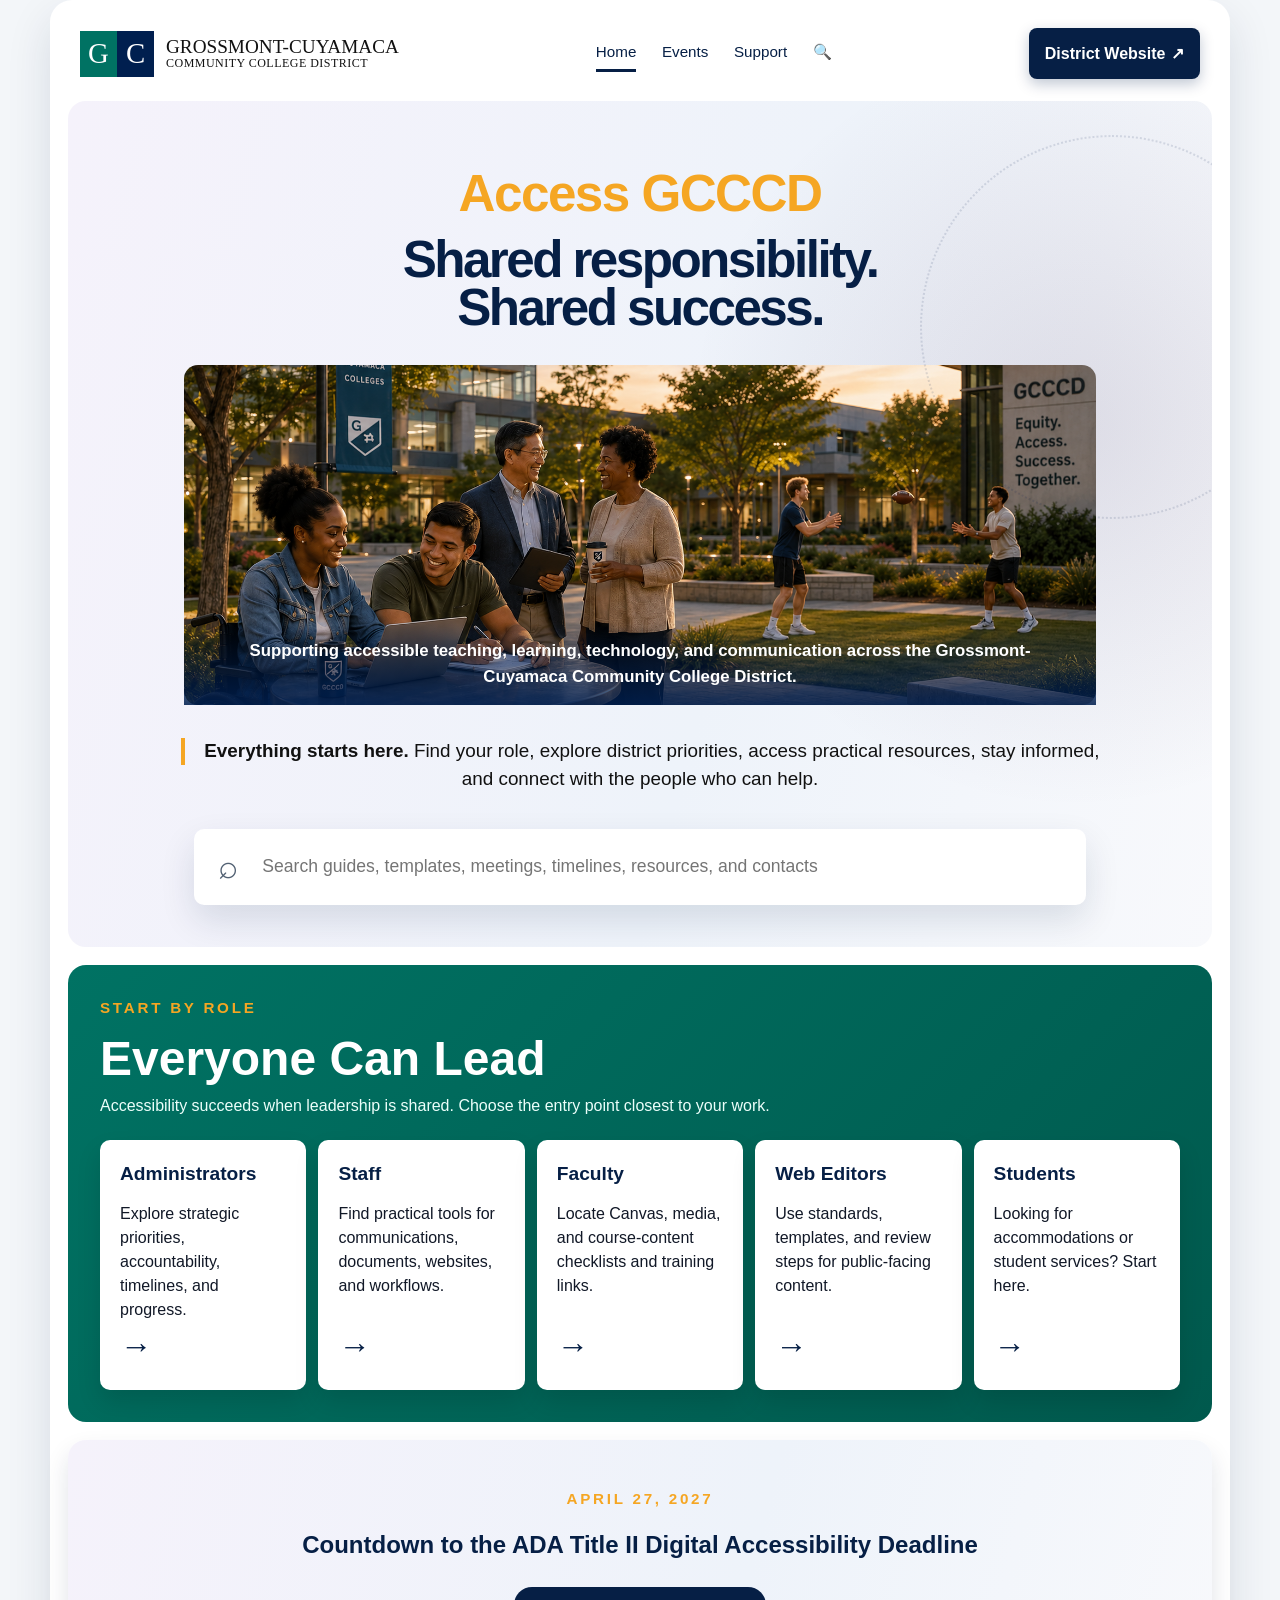
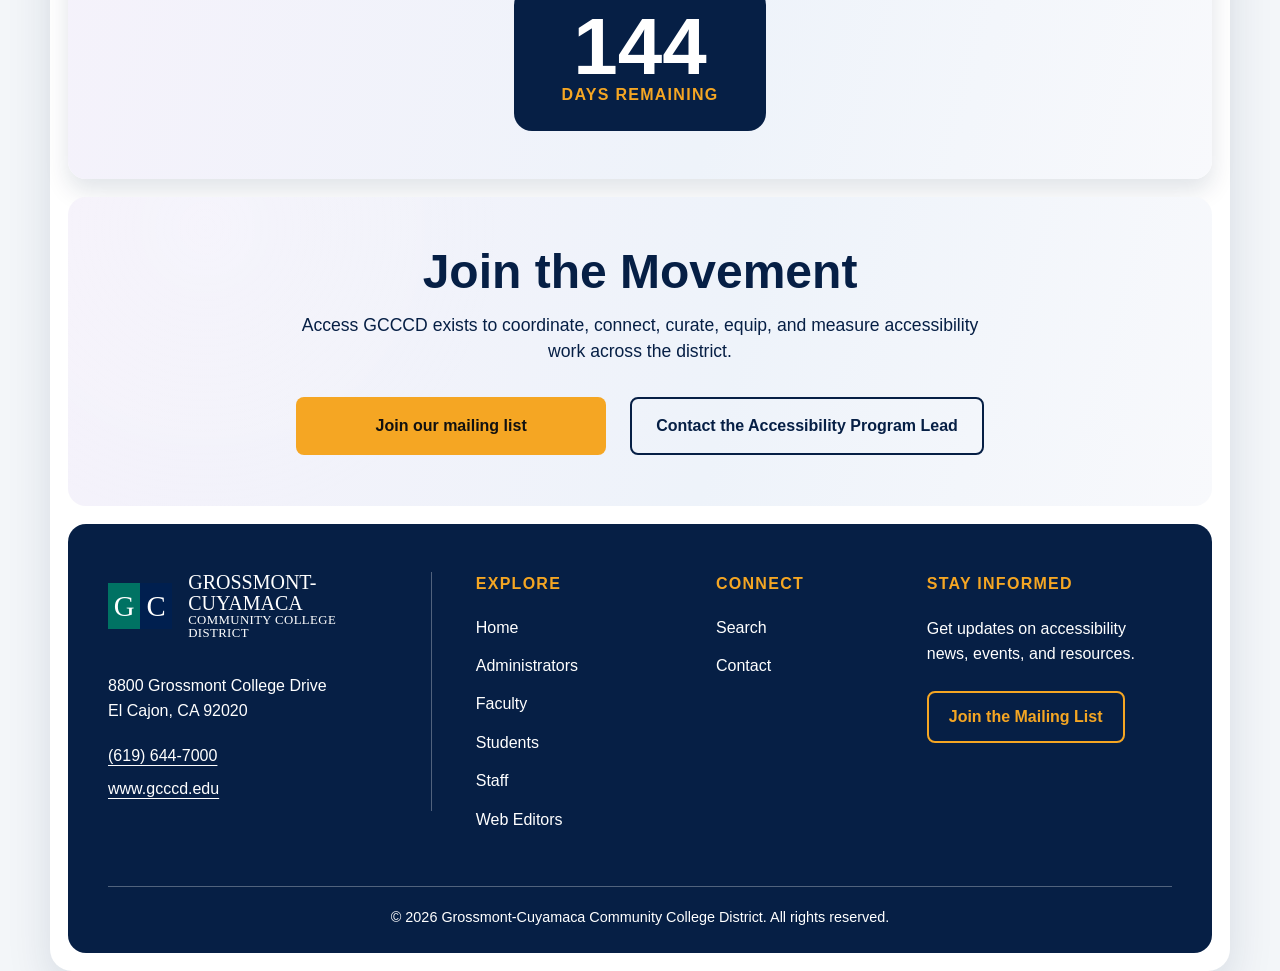
<file: index.html>
<!DOCTYPE html>
<html lang="en">
<head>
  <!-- ==========================================================
  PAGE SETUP
  Usually you only edit the browser tab title below.
  ========================================================== -->
  <meta charset="UTF-8" />
  <meta name="viewport" content="width=device-width, initial-scale=1.0" />

  <!-- EDITABLE: Browser tab title -->
  <title>Access GCCCD</title>

  <!-- DO NOT EDIT: This connects the page to the design file. -->
  <link rel="stylesheet" href="styles.css" />
</head>

<body>
  <!-- DO NOT EDIT: Accessibility skip link for keyboard users. -->
  <a class="skip-link" href="#main">Skip to main content</a>

  <div class="page-shell">

    <!-- ==========================================================
    HEADER / NAVIGATION
    EDIT WITH CARE:
    You may edit link text or links, but keep the class names.
    ========================================================== -->
    <header class="site-header">
      <a class="brand" href="index.html" aria-label="Grossmont-Cuyamaca Community College District home">
        <span class="brand-mark" aria-hidden="true">
          <span class="mark-g">G</span>
          <span class="mark-c">C</span>
        </span>

        <!-- EDITABLE: District wordmark text if needed -->
        <span class="brand-text">
          <span>Grossmont-Cuyamaca</span>
          <span>Community College District</span>
        </span>
      </a>

      <!-- EDITABLE: Main navigation -->
<nav class="primary-nav" aria-label="Primary navigation">
  <a class="active" href="index.html">Home</a>
  <a href="events.html">Events</a>
  <a href="support.html">Support</a>
  <a href="#site-search" aria-label="Search">
    🔍
  </a>
</nav>

      <!-- EDITABLE: District website button -->
      <a class="district-button" href="https://www.gcccd.edu/" target="_blank" rel="noopener">
        District Website <span aria-hidden="true">↗</span>
      </a>
    </header>

    <main id="main">

      <!-- ==========================================================
      EDIT THIS SECTION: HERO / MAIN MESSAGE
      This is the top message visitors see first.
      Safe edits:
      - Access GCCCD
      - Shared responsibility / Shared success headline
      - Supporting statement
      - Everything starts here sentence
      ========================================================== -->
 <section class="hero" aria-labelledby="hero-title">
<p class="eyebrow hero-brand"><span>Access</span> GCCCD</p>

  <h1 id="hero-title">
    Shared responsibility.<br />
    Shared success.
  </h1>

  <div class="hero-image-wrap">
    <img
      class="hero-image"
      src="images/accessibility-countdown-art.png"
      alt="Students, faculty, and community members learning together at Grossmont-Cuyamaca Community College District."
    />

    <p class="hero-image-caption">
      Supporting accessible teaching, learning, technology, and communication
      across the Grossmont-Cuyamaca Community College District.
    </p>
  </div>

  <p class="hero-promise">
    <strong>Everything starts here.</strong>
    Find your role, explore district priorities, access practical resources,
    stay informed, and connect with the people who can help.
  </p>

        <!-- EDIT THIS SECTION: Search placeholder text.
        Note: This search bar is visual only for now. -->
        <form class="search-card" role="search" aria-label="Search Access GCCCD">
          <label class="sr-only" for="site-search">
            Search guides, templates, meetings, timelines, resources, and contacts
          </label>
          <span aria-hidden="true" class="search-icon">⌕</span>
          <input
            id="site-search"
            type="search"
            placeholder="Search guides, templates, meetings, timelines, resources, and contacts"
          />
        </form>
      </section>
      <!-- END HERO SECTION -->


      <!-- ==========================================================
      EDIT THIS SECTION: EVERYONE CAN LEAD / ROLE CARDS
      Safe edits:
      - Role names
      - Card descriptions
      - Destination links
      ========================================================== -->
      <section class="role-section" aria-labelledby="roles-heading">
        <p class="eyebrow gold">Start by role</p>

        <h2 id="roles-heading">Everyone Can Lead</h2>

        <p class="section-intro">
          Accessibility succeeds when leadership is shared. Choose the entry point closest to your work.
        </p>

        <div class="role-grid">
          <a class="role-card" href="administrators.html">
            <h3>Administrators</h3>
            <p>Explore strategic priorities, accountability, timelines, and progress.</p>
            <span aria-hidden="true" class="arrow">→</span>
          </a>

         <a class="role-card" href="staff.html">
            <h3>Staff</h3>
            <p>Find practical tools for communications, documents, websites, and workflows.</p>
            <span aria-hidden="true" class="arrow">→</span>
          </a>

<a class="role-card" href="faculty.html">            <h3>Faculty</h3>
            <p>Locate Canvas, media, and course-content checklists and training links.</p>
            <span aria-hidden="true" class="arrow">→</span>
          </a>

          <a class="role-card" href="web-editors.html">
            <h3>Web Editors</h3>
            <p>Use standards, templates, and review steps for public-facing content.</p>
            <span aria-hidden="true" class="arrow">→</span>
          </a>

<a class="role-card" href="students.html">            <h3>Students</h3>
            <p>Looking for accommodations or student services? Start here.</p>
            <span aria-hidden="true" class="arrow">→</span>
          </a>
        </div>
      </section>
      <!-- END ROLE SECTION -->


     <!-- ==========================================================
EDIT THIS SECTION: CLEAN COUNTDOWN
========================================================== -->
<section class="clean-countdown" aria-labelledby="countdown-heading">

  <div class="countdown-card">

    <p class="eyebrow">April 27, 2027</p>

    <h2 id="countdown-heading">
      Countdown to the ADA Title II Digital Accessibility Deadline
    </h2>

    <div class="days-box" role="timer" aria-live="polite">
      <span id="days-remaining">--</span>
      <span>Days Remaining</span>
    </div>

  </div>



</section>

<script>
const targetDate = new Date("2027-04-27T00:00:00");

function updateHomepageCountdown() {
  const now = new Date();
  const diff = targetDate - now;
  const days = Math.max(0, Math.ceil(diff / 86400000));
  document.getElementById("days-remaining").textContent = days;
}

updateHomepageCountdown();
setInterval(updateHomepageCountdown, 60000);
</script>


      <!-- ==========================================================
      EDIT THIS SECTION: JOIN THE MOVEMENT
      Safe edits:
      - Heading
      - Paragraph
      - Button text
      - Mailto links
      ========================================================== -->
      <section class="movement" aria-labelledby="movement-heading">
        <h2 id="movement-heading">Join the Movement</h2>

        <p>
          Access GCCCD exists to coordinate, connect, curate, equip, and measure
          accessibility work across the district.
        </p>

        <div class="movement-actions">
          <a class="button button-primary" href="mailto:?subject=Join%20the%20Access%20GCCCD%20mailing%20list">
            Join our mailing list
          </a>

          <a class="button button-secondary" href="mailto:?subject=Contact%20the%20Accessibility%20Program%20Lead">
            Contact the Accessibility Program Lead
          </a>
        </div>
      </section>
      <!-- END JOIN THE MOVEMENT SECTION -->

    </main>
    <!-- ==========================================================
SITE FOOTER
========================================================== -->
<footer class="site-footer">
  <div class="footer-grid">

    <!-- District identity and address -->
    <section class="footer-brand" aria-labelledby="footer-district-name">
      <a
        class="footer-logo"
        href="https://www.gcccd.edu/"
        target="_blank"
        rel="noopener"
        aria-label="Grossmont-Cuyamaca Community College District website"
      >
        <span class="brand-mark" aria-hidden="true">
          <span class="mark-g">G</span>
          <span class="mark-c">C</span>
        </span>

        <span class="footer-logo-text" id="footer-district-name">
          <span>Grossmont-Cuyamaca</span>
          <span>Community College District</span>
        </span>
      </a>

      <address>
        8800 Grossmont College Drive<br>
        El Cajon, CA 92020
      </address>

      <p>
        <a href="tel:+16196447000">(619) 644-7000</a>
      </p>

      <p>
        <a href="https://www.gcccd.edu/" target="_blank" rel="noopener">
          www.gcccd.edu
        </a>
      </p>
    </section>

    <!-- Role-based navigation -->
    <nav class="footer-nav" aria-labelledby="footer-explore-title">
      <h2 id="footer-explore-title">Explore</h2>

      <ul>
        <li><a href="index.html">Home</a></li>
        <li><a href="administrators.html">Administrators</a></li>
        <li><a href="faculty.html">Faculty</a></li>
        <li><a href="students.html">Students</a></li>
        <li><a href="staff.html">Staff</a></li>
        <li><a href="web-editors.html">Web Editors</a></li>
      </ul>
    </nav>

    <!-- Search and contact -->
    <nav class="footer-nav" aria-labelledby="footer-connect-title">
      <h2 id="footer-connect-title">Connect</h2>

      <ul>
        <li>
          <a href="index.html#site-search">Search</a>
        </li>

        <li>
          <a href="support.html">Contact</a>
        </li>
      </ul>
    </nav>

    <!-- Mailing list -->
    <section class="footer-updates" aria-labelledby="footer-updates-title">
      <h2 id="footer-updates-title">Stay Informed</h2>

      <p>
        Get updates on accessibility news, events, and resources.
      </p>

      <a
        class="footer-mailing-button"
        href="mailto:?subject=Join%20the%20Access%20GCCCD%20mailing%20list"
      >
        Join the Mailing List
      </a>
    </section>

  </div>

  <div class="footer-bottom">
    <p>
      © 2026 Grossmont-Cuyamaca Community College District.
      All rights reserved.
    </p>
  </div>
</footer>
<!-- END SITE FOOTER -->
  </div>
</body>
</html>
</file>
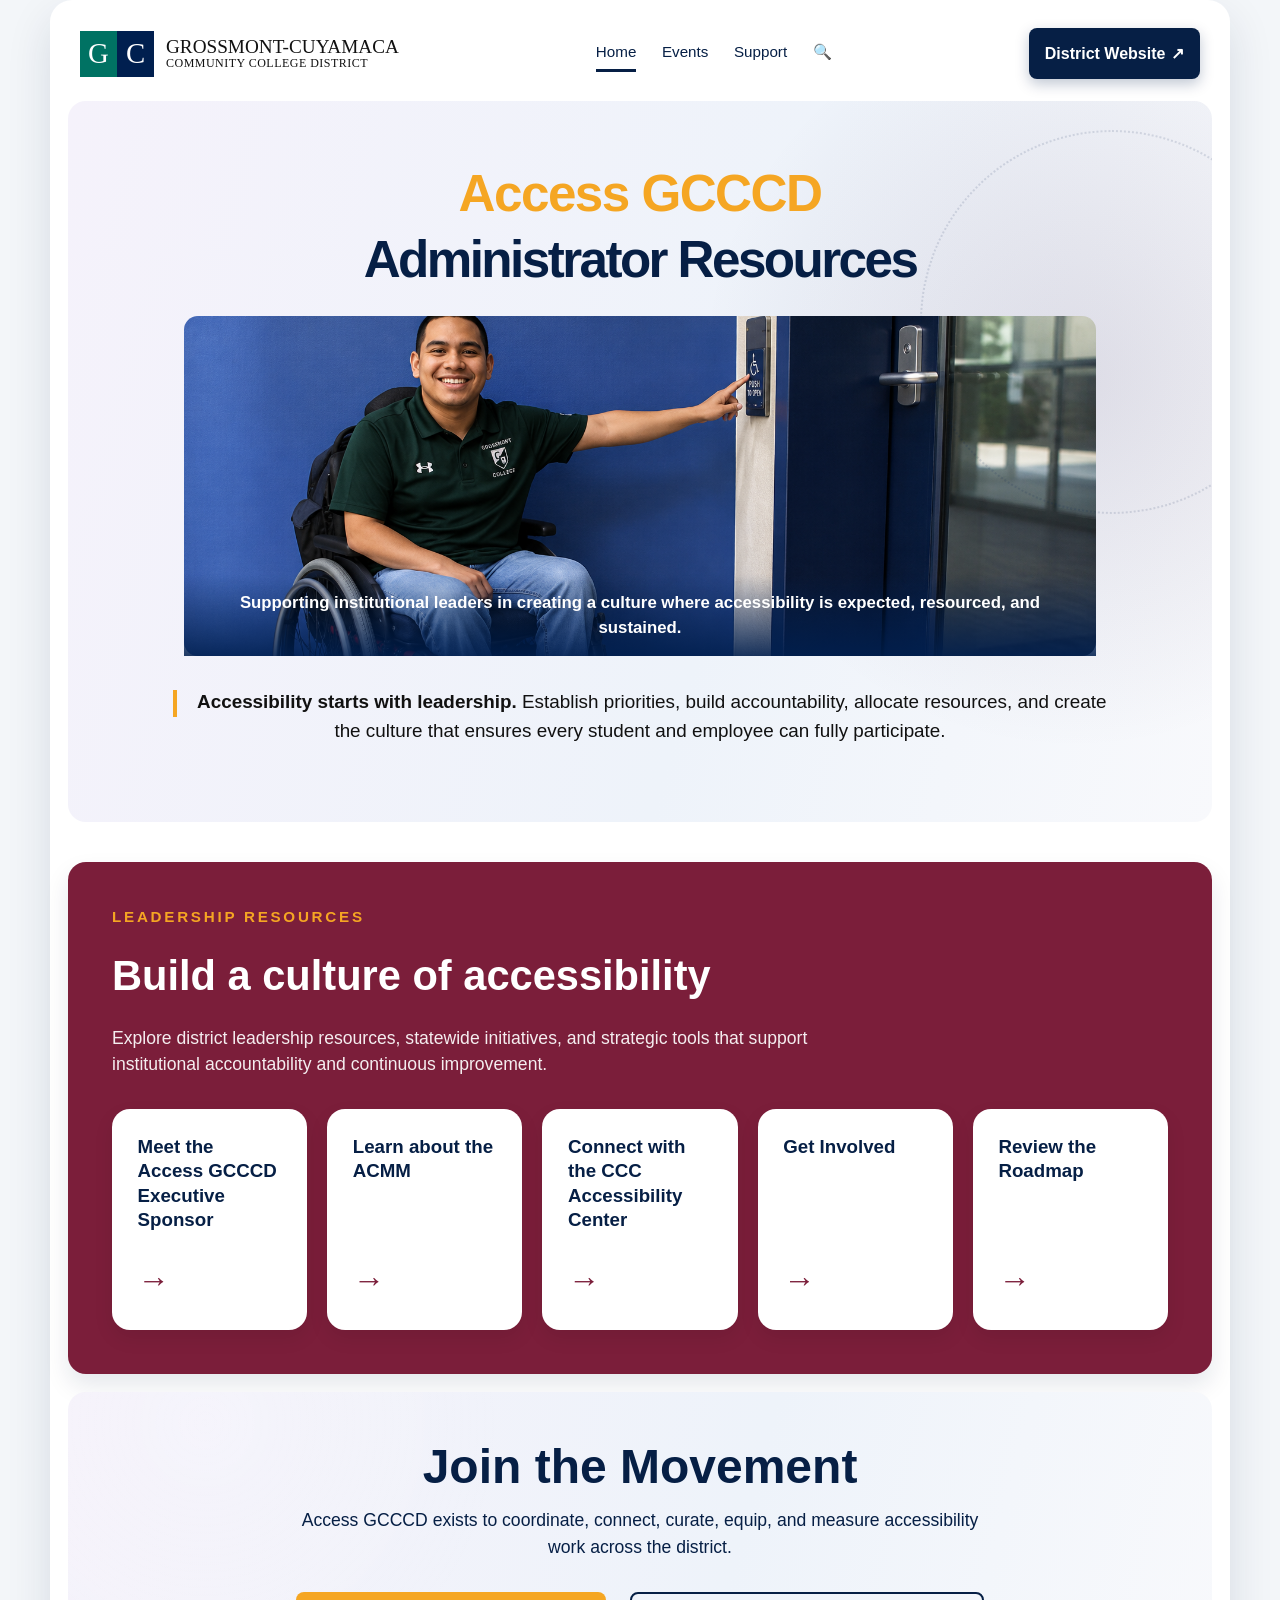
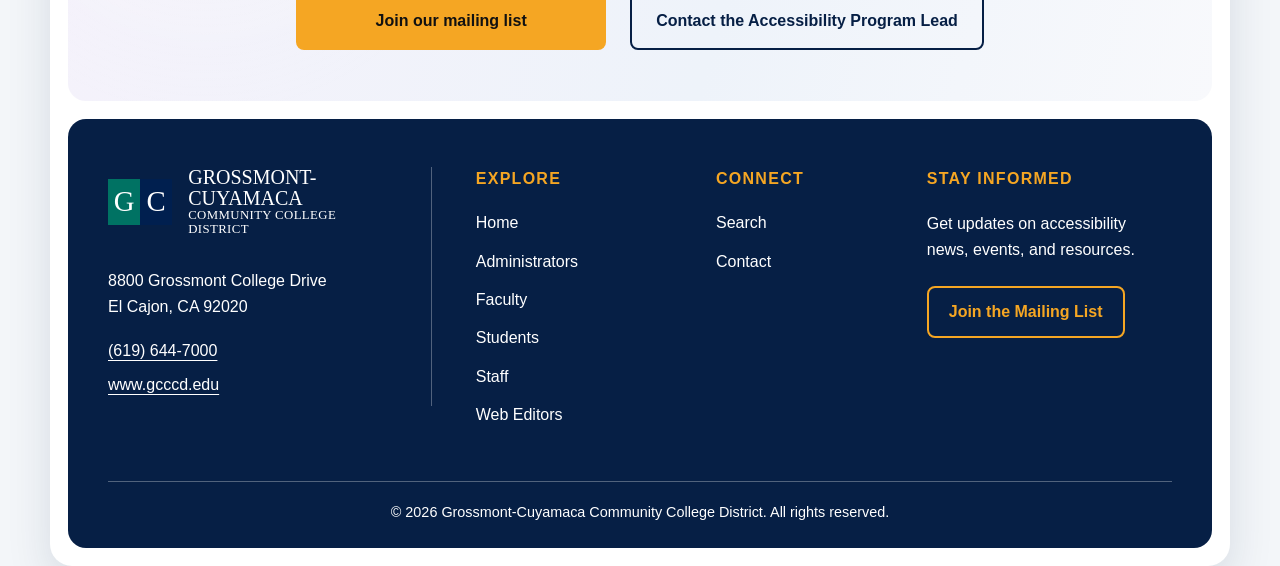
<file: administrators.html>
<!DOCTYPE html>
<html lang="en">
<head>
  <meta charset="UTF-8" />
  <meta name="viewport" content="width=device-width, initial-scale=1.0" />
  <title>Faculty Resources | Access GCCCD</title>
  <link rel="stylesheet" href="styles.css" />
</head>

<body>
  <a class="skip-link" href="#main">Skip to main content</a>

  <div class="page-shell">

    <header class="site-header">
      <a class="brand" href="index.html" aria-label="Grossmont-Cuyamaca Community College District home">
        <span class="brand-mark" aria-hidden="true">
          <span class="mark-g">G</span>
          <span class="mark-c">C</span>
        </span>

        <span class="brand-text">
          <span>Grossmont-Cuyamaca</span>
          <span>Community College District</span>
        </span>
      </a>

 <nav class="primary-nav" aria-label="Primary navigation">
  <a class="active" href="index.html">Home</a>
  <a href="events.html">Events</a>
  <a href="support.html">Support</a>
  <a href="#site-search" aria-label="Search">
    🔍
  </a>
</nav>

      <a class="district-button" href="https://www.gcccd.edu/" target="_blank" rel="noopener">
        District Website <span aria-hidden="true">↗</span>
      </a>
    </header>

    <main id="main">

      <section class="hero" aria-labelledby="faculty-title">
        <p class="eyebrow hero-brand"><span>Access</span> GCCCD</p>

        <h1 id="faculty-title">Administrator Resources</h1>

        <div class="hero-image-wrap">
          <img
  class="hero-image admin-hero-image"
src="images/administrators-banner.png"            alt="student in a wheelchair at the elevator"
          />

          <p class="hero-image-caption">
Supporting institutional leaders in creating a culture where accessibility is expected, resourced, and sustained.          </p>
        </div>

      <p class="hero-promise">
  <strong>Accessibility starts with leadership.</strong>
  Establish priorities, build accountability, allocate resources, and create the culture that ensures every student and employee can fully participate.
</p>
      </section>
            <!-- ==========================================================
      EDIT THIS SECTION: Admin QUICK START
      ========================================================== -->
     <!-- ==========================================================
ADMINISTRATOR LEADERSHIP RESOURCES
========================================================== -->
<section class="administrator-resources" aria-labelledby="admin-title">

  <p class="eyebrow administrator-eyebrow">Leadership Resources</p>

  <h2 id="admin-title">
    Build a culture of accessibility
  </h2>

  <p class="administrator-intro">
    Explore district leadership resources, statewide initiatives, and strategic tools that support institutional accountability and continuous improvement.
  </p>

  <div class="administrator-card-grid">

    <a class="administrator-card" href="#">
      <h3>Meet the Access GCCCD Executive Sponsor</h3>
      <span class="arrow" aria-hidden="true">→</span>
    </a>

    <a
      class="administrator-card"
      href="https://cccaccessibility.org/acmm/acmm-overview"
      target="_blank"
      rel="noopener"
    >
      <h3>Learn about the ACMM</h3>
      <span class="arrow" aria-hidden="true">→</span>
    </a>

    <a
      class="administrator-card"
      href="https://cccaccessibility.org/"
      target="_blank"
      rel="noopener"
    >
      <h3>Connect with the CCC Accessibility Center</h3>
      <span class="arrow" aria-hidden="true">→</span>
    </a>

    <a class="administrator-card" href="#">
      <h3>Get Involved</h3>
      <span class="arrow" aria-hidden="true">→</span>
    </a>

    <a class="administrator-card" href="#">
      <h3>Review the Roadmap</h3>
      <span class="arrow" aria-hidden="true">→</span>
    </a>

  </div>

</section>
<script>
const targetDate = new Date("2027-04-27T00:00:00");

function updateHomepageCountdown() {
  const now = new Date();
  const diff = targetDate - now;
  const days = Math.max(0, Math.ceil(diff / 86400000));
  document.getElementById("days-remaining").textContent = days;
}

updateHomepageCountdown();
setInterval(updateHomepageCountdown, 60000);
</script>


      <!-- ==========================================================
      EDIT THIS SECTION: JOIN THE MOVEMENT
      Safe edits:
      - Heading
      - Paragraph
      - Button text
      - Mailto links
      ========================================================== -->
      <section class="movement" aria-labelledby="movement-heading">
        <h2 id="movement-heading">Join the Movement</h2>

        <p>
          Access GCCCD exists to coordinate, connect, curate, equip, and measure
          accessibility work across the district.
        </p>

        <div class="movement-actions">
          <a class="button button-primary" href="mailto:?subject=Join%20the%20Access%20GCCCD%20mailing%20list">
            Join our mailing list
          </a>

          <a class="button button-secondary" href="mailto:?subject=Contact%20the%20Accessibility%20Program%20Lead">
            Contact the Accessibility Program Lead
          </a>
        </div>
      </section>
      <!-- END JOIN THE MOVEMENT SECTION -->

    </main>
    <!-- ==========================================================
SITE FOOTER
========================================================== -->
<footer class="site-footer">
  <div class="footer-grid">

    <!-- District identity and address -->
    <section class="footer-brand" aria-labelledby="footer-district-name">
      <a
        class="footer-logo"
        href="https://www.gcccd.edu/"
        target="_blank"
        rel="noopener"
        aria-label="Grossmont-Cuyamaca Community College District website"
      >
        <span class="brand-mark" aria-hidden="true">
          <span class="mark-g">G</span>
          <span class="mark-c">C</span>
        </span>

        <span class="footer-logo-text" id="footer-district-name">
          <span>Grossmont-Cuyamaca</span>
          <span>Community College District</span>
        </span>
      </a>

      <address>
        8800 Grossmont College Drive<br>
        El Cajon, CA 92020
      </address>

      <p>
        <a href="tel:+16196447000">(619) 644-7000</a>
      </p>

      <p>
        <a href="https://www.gcccd.edu/" target="_blank" rel="noopener">
          www.gcccd.edu
        </a>
      </p>
    </section>

    <!-- Role-based navigation -->
    <nav class="footer-nav" aria-labelledby="footer-explore-title">
      <h2 id="footer-explore-title">Explore</h2>

      <ul>
        <li><a href="index.html">Home</a></li>
        <li><a href="administrators.html">Administrators</a></li>
        <li><a href="faculty.html">Faculty</a></li>
        <li><a href="students.html">Students</a></li>
        <li><a href="staff.html">Staff</a></li>
        <li><a href="web-editors.html">Web Editors</a></li>
      </ul>
    </nav>

    <!-- Search and contact -->
    <nav class="footer-nav" aria-labelledby="footer-connect-title">
      <h2 id="footer-connect-title">Connect</h2>

      <ul>
        <li>
          <a href="index.html#site-search">Search</a>
        </li>

        <li>
          <a href="support.html">Contact</a>
        </li>
      </ul>
    </nav>

    <!-- Mailing list -->
    <section class="footer-updates" aria-labelledby="footer-updates-title">
      <h2 id="footer-updates-title">Stay Informed</h2>

      <p>
        Get updates on accessibility news, events, and resources.
      </p>

      <a
        class="footer-mailing-button"
        href="mailto:?subject=Join%20the%20Access%20GCCCD%20mailing%20list"
      >
        Join the Mailing List
      </a>
    </section>

  </div>

  <div class="footer-bottom">
    <p>
      © 2026 Grossmont-Cuyamaca Community College District.
      All rights reserved.
    </p>
  </div>
</footer>
<!-- END SITE FOOTER -->
  </div>
</body>
</html>
</file>
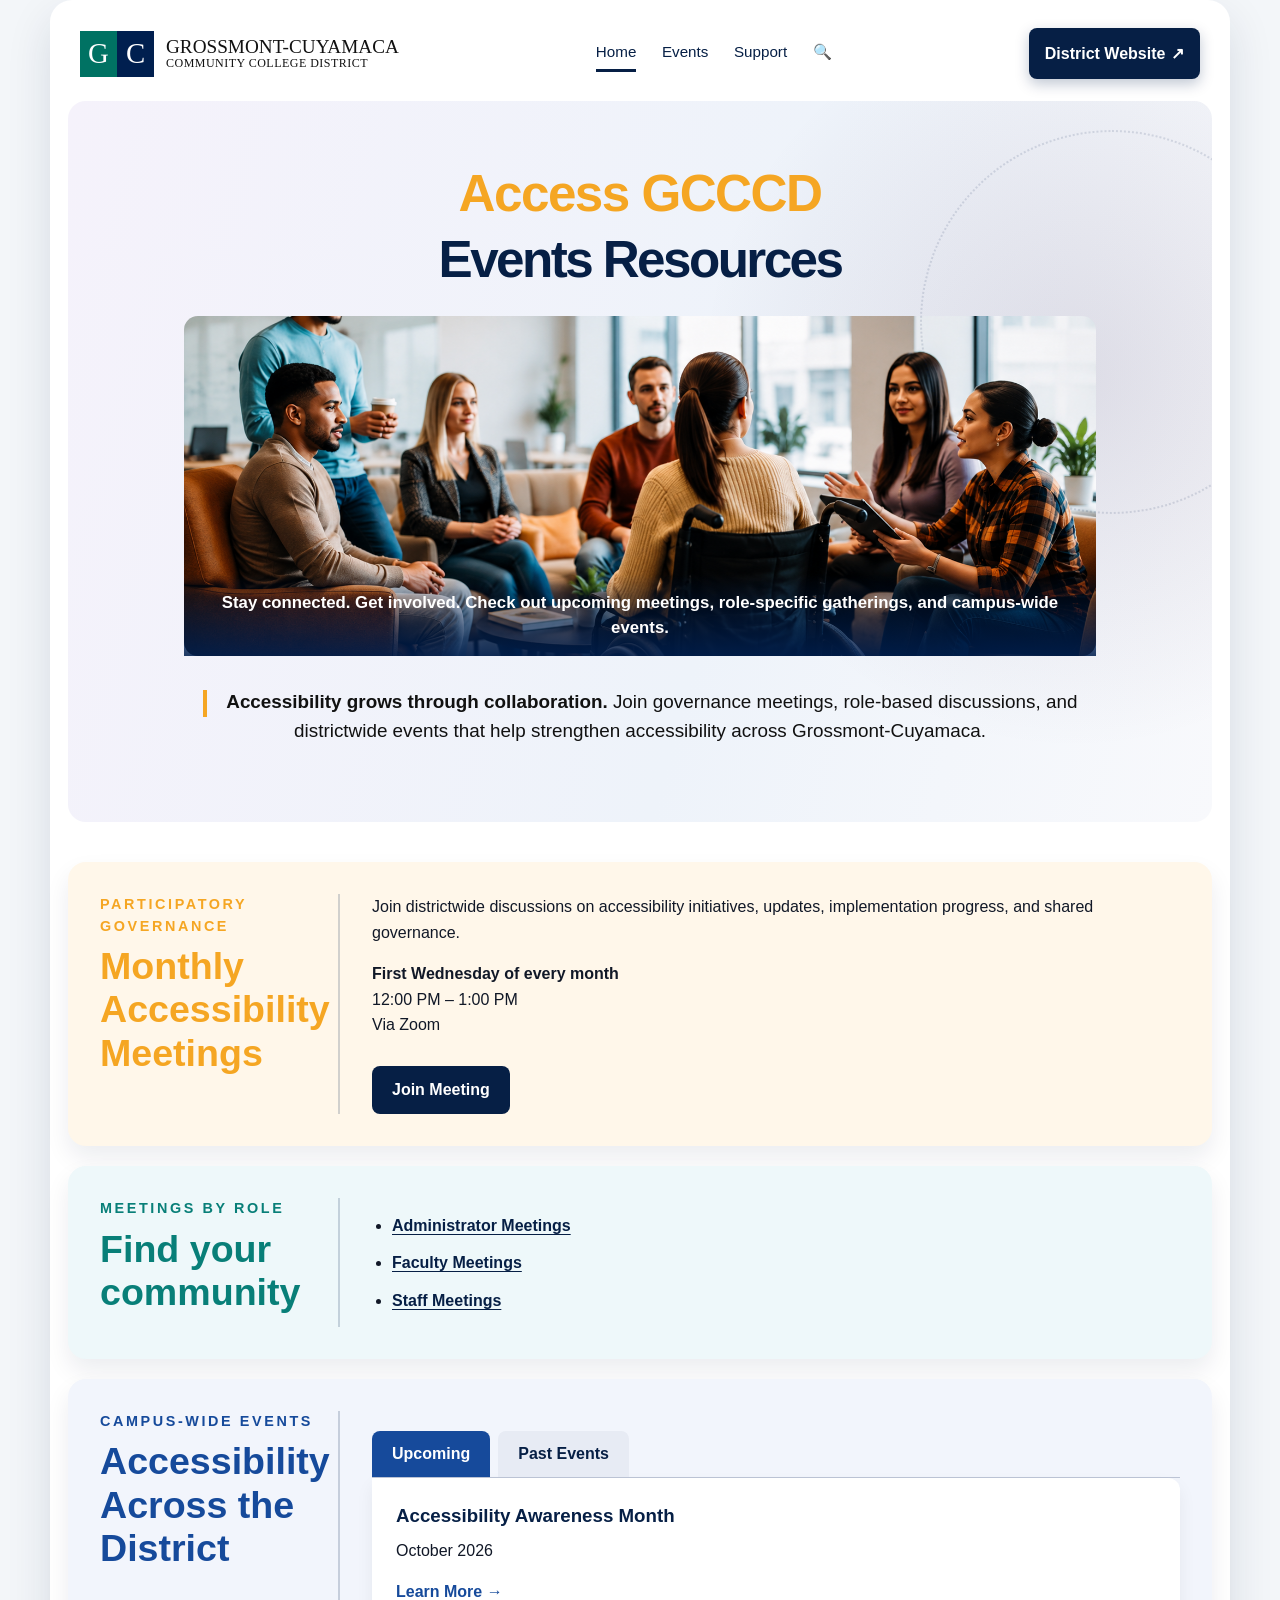
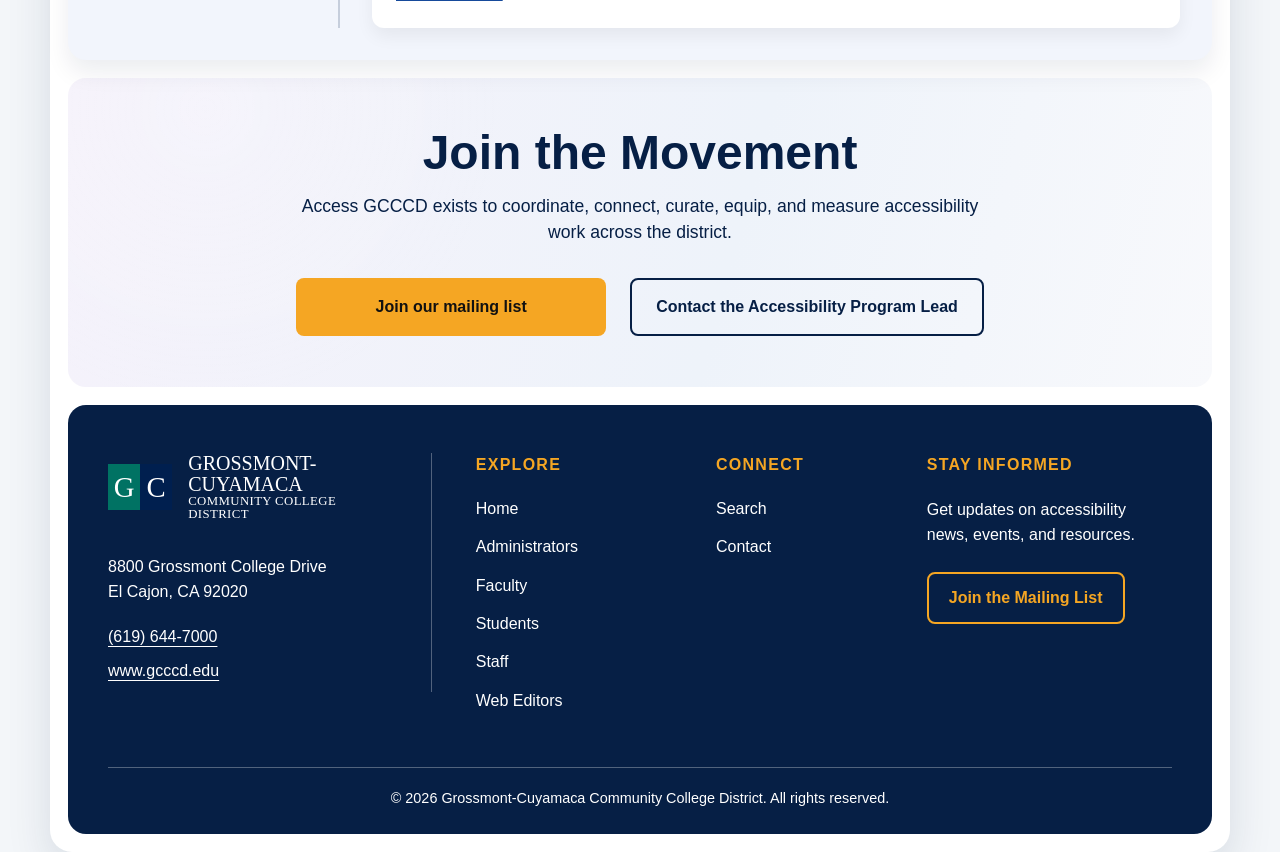
<file: events.html>
<!DOCTYPE html>
<html lang="en">
<head>
  <meta charset="UTF-8" />
  <meta name="viewport" content="width=device-width, initial-scale=1.0" />
  <title>Events | Access GCCCD</title>
  <link rel="stylesheet" href="styles.css" />
</head>

<body>
  <a class="skip-link" href="#main">Skip to main content</a>

  <div class="page-shell">

    <header class="site-header">
      <a class="brand" href="index.html" aria-label="Grossmont-Cuyamaca Community College District home">
        <span class="brand-mark" aria-hidden="true">
          <span class="mark-g">G</span>
          <span class="mark-c">C</span>
        </span>

        <span class="brand-text">
          <span>Grossmont-Cuyamaca</span>
          <span>Community College District</span>
        </span>
      </a>

 <nav class="primary-nav" aria-label="Primary navigation">
  <a class="active" href="index.html">Home</a>
  <a href="events.html">Events</a>
  <a href="support.html">Support</a>
  <a href="#site-search" aria-label="Search">
    🔍
  </a>
</nav>

      <a class="district-button" href="https://www.gcccd.edu/" target="_blank" rel="noopener">
        District Website <span aria-hidden="true">↗</span>
      </a>
    </header>

    <main id="main">

      <section class="hero" aria-labelledby="events-title">
        <p class="eyebrow hero-brand"><span>Access</span> GCCCD</p>

        <h1 id="events-title">Events Resources</h1>

        <div class="hero-image-wrap">
          <img
            class="hero-image"
src="images/events-banner.png"            alt="Student using braille"
          />

          <p class="hero-image-caption">
Stay connected. Get involved. Check out upcoming meetings, role-specific gatherings, and campus-wide events.          </p>
        </div>

        <p class="hero-promise">
          <strong>Accessibility grows through collaboration.</strong>
Join governance meetings, role-based discussions, and districtwide events that help strengthen accessibility across Grossmont-Cuyamaca.
      </section>
            <!-- ==========================================================
      EDIT THIS SECTION: FACULTY QUICK START
      ========================================================== -->
     <!-- ==========================================================
EVENTS
========================================================== -->

<section class="events-section">

  <!-- Participatory Governance -->

  <section class="event-panel">

    <div class="event-panel-title">
      <p class="eyebrow">Participatory Governance</p>
      <h2>Monthly Accessibility Meetings</h2>
    </div>

    <div class="event-panel-content">

      <p>
        Join districtwide discussions on accessibility initiatives, updates,
        implementation progress, and shared governance.
      </p>

      <p>
        <strong>First Wednesday of every month</strong><br>
        12:00 PM – 1:00 PM<br>
        Via Zoom
      </p>

      <a class="primary-button" href="#">
        Join Meeting
      </a>

    </div>

  </section>


  <!-- Meetings by Role -->

  <section class="event-panel">

    <div class="event-panel-title">
      <p class="eyebrow">Meetings by Role</p>
      <h2>Find your community</h2>
    </div>

    <div class="event-panel-content">

      <ul class="role-links">
        <li><a href="administrators.html">Administrator Meetings</a></li>
        <li><a href="faculty.html">Faculty Meetings</a></li>
        <li><a href="staff.html">Staff Meetings</a></li>
      </ul>

    </div>

  </section>


  <!-- Campus Events -->

  <section class="event-panel">

    <div class="event-panel-title">
      <p class="eyebrow">Campus-wide Events</p>
      <h2>Accessibility Across the District</h2>
    </div>

    <div class="event-panel-content">

      <div class="event-tabs">

        <button class="tab active">
          Upcoming
        </button>

        <button class="tab">
          Past Events
        </button>

      </div>

      <div class="event-card">

        <h3>Accessibility Awareness Month</h3>

        <p>
          October 2026
        </p>

        <a href="#">
          Learn More →
        </a>

      </div>

    </div>

  </section>

</section>
<script>
const targetDate = new Date("2027-04-27T00:00:00");

function updateHomepageCountdown() {
  const now = new Date();
  const diff = targetDate - now;
  const days = Math.max(0, Math.ceil(diff / 86400000));
  document.getElementById("days-remaining").textContent = days;
}

updateHomepageCountdown();
setInterval(updateHomepageCountdown, 60000);
</script>


      <!-- ==========================================================
      EDIT THIS SECTION: JOIN THE MOVEMENT
      Safe edits:
      - Heading
      - Paragraph
      - Button text
      - Mailto links
      ========================================================== -->
      <section class="movement" aria-labelledby="movement-heading">
        <h2 id="movement-heading">Join the Movement</h2>

        <p>
          Access GCCCD exists to coordinate, connect, curate, equip, and measure
          accessibility work across the district.
        </p>

        <div class="movement-actions">
          <a class="button button-primary" href="mailto:?subject=Join%20the%20Access%20GCCCD%20mailing%20list">
            Join our mailing list
          </a>

          <a class="button button-secondary" href="mailto:?subject=Contact%20the%20Accessibility%20Program%20Lead">
            Contact the Accessibility Program Lead
          </a>
        </div>
      </section>
      <!-- END JOIN THE MOVEMENT SECTION -->

    </main>
    <!-- ==========================================================
SITE FOOTER
========================================================== -->
<footer class="site-footer">
  <div class="footer-grid">

    <!-- District identity and address -->
    <section class="footer-brand" aria-labelledby="footer-district-name">
      <a
        class="footer-logo"
        href="https://www.gcccd.edu/"
        target="_blank"
        rel="noopener"
        aria-label="Grossmont-Cuyamaca Community College District website"
      >
        <span class="brand-mark" aria-hidden="true">
          <span class="mark-g">G</span>
          <span class="mark-c">C</span>
        </span>

        <span class="footer-logo-text" id="footer-district-name">
          <span>Grossmont-Cuyamaca</span>
          <span>Community College District</span>
        </span>
      </a>

      <address>
        8800 Grossmont College Drive<br>
        El Cajon, CA 92020
      </address>

      <p>
        <a href="tel:+16196447000">(619) 644-7000</a>
      </p>

      <p>
        <a href="https://www.gcccd.edu/" target="_blank" rel="noopener">
          www.gcccd.edu
        </a>
      </p>
    </section>

    <!-- Role-based navigation -->
    <nav class="footer-nav" aria-labelledby="footer-explore-title">
      <h2 id="footer-explore-title">Explore</h2>

      <ul>
        <li><a href="index.html">Home</a></li>
        <li><a href="administrators.html">Administrators</a></li>
        <li><a href="faculty.html">Faculty</a></li>
        <li><a href="students.html">Students</a></li>
        <li><a href="staff.html">Staff</a></li>
        <li><a href="web-editors.html">Web Editors</a></li>
      </ul>
    </nav>

    <!-- Search and contact -->
    <nav class="footer-nav" aria-labelledby="footer-connect-title">
      <h2 id="footer-connect-title">Connect</h2>

      <ul>
        <li>
          <a href="index.html#site-search">Search</a>
        </li>

        <li>
          <a href="support.html">Contact</a>
        </li>
      </ul>
    </nav>

    <!-- Mailing list -->
    <section class="footer-updates" aria-labelledby="footer-updates-title">
      <h2 id="footer-updates-title">Stay Informed</h2>

      <p>
        Get updates on accessibility news, events, and resources.
      </p>

      <a
        class="footer-mailing-button"
        href="mailto:?subject=Join%20the%20Access%20GCCCD%20mailing%20list"
      >
        Join the Mailing List
      </a>
    </section>

  </div>

  <div class="footer-bottom">
    <p>
      © 2026 Grossmont-Cuyamaca Community College District.
      All rights reserved.
    </p>
  </div>
</footer>
<!-- END SITE FOOTER -->
  </div>
</body>
</html>
</file>
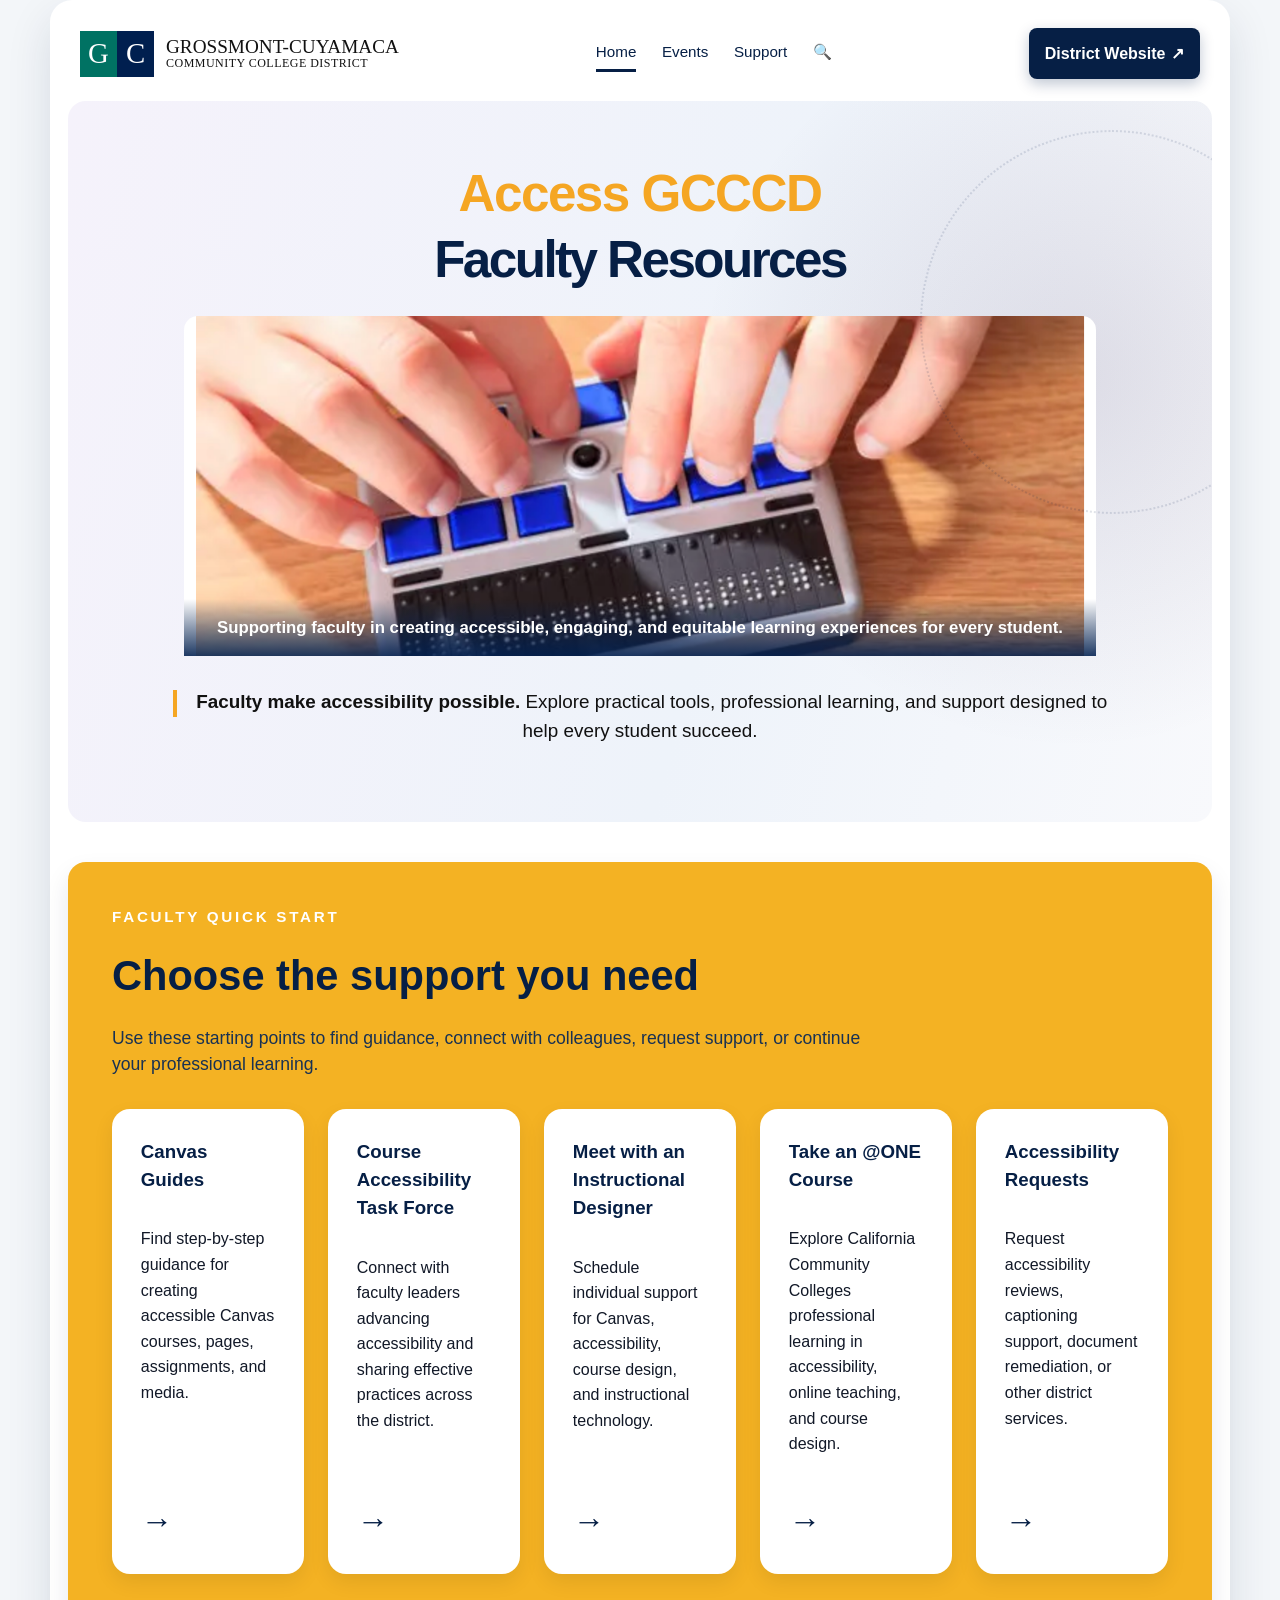
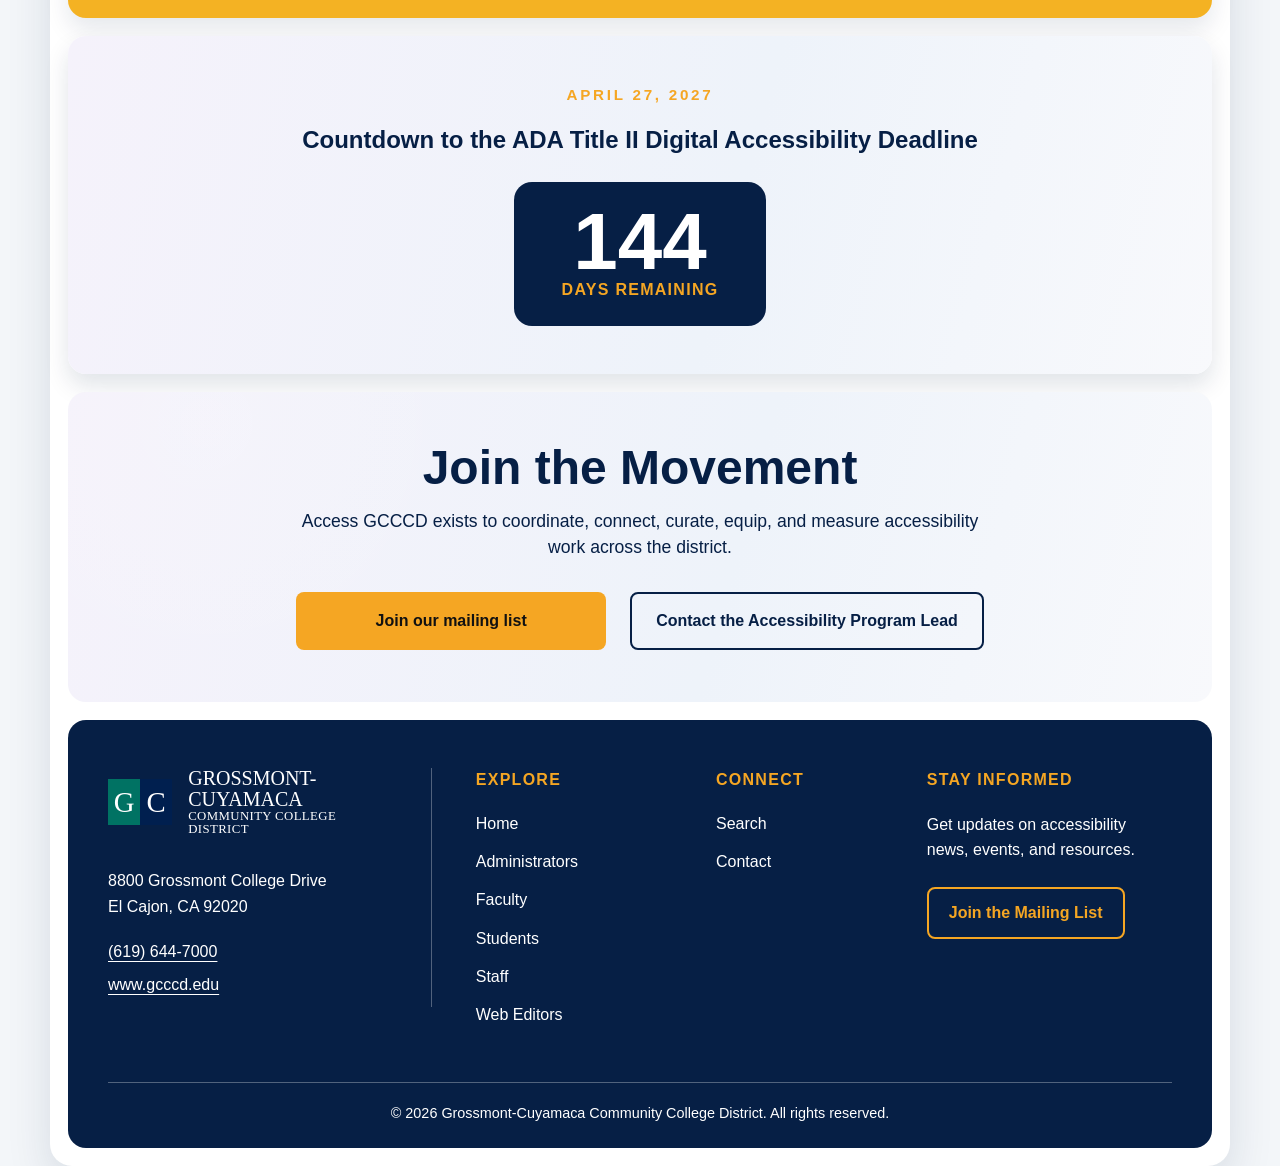
<file: faculty.html>
<!DOCTYPE html>
<html lang="en">
<head>
  <meta charset="UTF-8" />
  <meta name="viewport" content="width=device-width, initial-scale=1.0" />
  <title>Faculty Resources | Access GCCCD</title>
  <link rel="stylesheet" href="styles.css" />
</head>

<body>
  <a class="skip-link" href="#main">Skip to main content</a>

  <div class="page-shell">

    <header class="site-header">
      <a class="brand" href="index.html" aria-label="Grossmont-Cuyamaca Community College District home">
        <span class="brand-mark" aria-hidden="true">
          <span class="mark-g">G</span>
          <span class="mark-c">C</span>
        </span>

        <span class="brand-text">
          <span>Grossmont-Cuyamaca</span>
          <span>Community College District</span>
        </span>
      </a>

 <nav class="primary-nav" aria-label="Primary navigation">
  <a class="active" href="index.html">Home</a>
  <a href="events.html">Events</a>
  <a href="support.html">Support</a>
  <a href="#site-search" aria-label="Search">
    🔍
  </a>
</nav>

      <a class="district-button" href="https://www.gcccd.edu/" target="_blank" rel="noopener">
        District Website <span aria-hidden="true">↗</span>
      </a>
    </header>

    <main id="main">

      <section class="hero" aria-labelledby="faculty-title">
        <p class="eyebrow hero-brand"><span>Access</span> GCCCD</p>

        <h1 id="faculty-title">Faculty Resources</h1>

        <div class="hero-image-wrap">
          <img
            class="hero-image"
src="images/faculty-banner.png"            alt="Student using braille"
          />

          <p class="hero-image-caption">
            Supporting faculty in creating accessible, engaging, and equitable learning experiences for every student.
          </p>
        </div>

        <p class="hero-promise">
          <strong>Faculty make accessibility possible.</strong>
          Explore practical tools, professional learning, and support designed to help every student succeed.
        </p>
      </section>
            <!-- ==========================================================
      EDIT THIS SECTION: FACULTY QUICK START
      ========================================================== -->
      <section class="faculty-quick-start" aria-labelledby="quick-start-title">

        <p class="eyebrow faculty-eyebrow">Faculty Quick Start</p>

        <h2 id="quick-start-title">
          Choose the support you need
        </h2>

        <p class="faculty-section-intro">
          Use these starting points to find guidance, connect with colleagues, request support, or continue your professional learning.
        </p>

        <div class="faculty-card-grid">

          <a class="faculty-card" href="#">
            <h3>Canvas Guides</h3>
            <p>
              Find step-by-step guidance for creating accessible Canvas courses, pages, assignments, and media.
            </p>
            <span aria-hidden="true" class="arrow">→</span>
          </a>

          <a class="faculty-card" href="#">
            <h3>Course Accessibility Task Force</h3>
            <p>
              Connect with faculty leaders advancing accessibility and sharing effective practices across the district.
            </p>
            <span aria-hidden="true" class="arrow">→</span>
          </a>

          <a class="faculty-card" href="#">
            <h3>Meet with an Instructional Designer</h3>
            <p>
              Schedule individual support for Canvas, accessibility, course design, and instructional technology.
            </p>
            <span aria-hidden="true" class="arrow">→</span>
          </a>

      <a
  class="faculty-card"
  href="https://catalog.onlinenetworkofeducators.org/"
  target="_blank"
  rel="noopener"
>
            <h3>Take an @ONE Course</h3>
            <p>
              Explore California Community Colleges professional learning in accessibility, online teaching, and course design.
            </p>
            <span aria-hidden="true" class="arrow">→</span>
          </a>

          <a class="faculty-card" href="#">
            <h3>Accessibility Requests</h3>
            <p>
              Request accessibility reviews, captioning support, document remediation, or other district services.
            </p>
            <span aria-hidden="true" class="arrow">→</span>
          </a>

        </div>
      </section>
      <section class="clean-countdown" aria-labelledby="countdown-heading">

  <div class="countdown-card">

    <p class="eyebrow">April 27, 2027</p>

    <h2 id="countdown-heading">
      Countdown to the ADA Title II Digital Accessibility Deadline
    </h2>

    <div class="days-box" role="timer" aria-live="polite">
      <span id="days-remaining">--</span>
      <span>Days Remaining</span>
    </div>

  </div>



</section>

<script>
const targetDate = new Date("2027-04-27T00:00:00");

function updateHomepageCountdown() {
  const now = new Date();
  const diff = targetDate - now;
  const days = Math.max(0, Math.ceil(diff / 86400000));
  document.getElementById("days-remaining").textContent = days;
}

updateHomepageCountdown();
setInterval(updateHomepageCountdown, 60000);
</script>


      <!-- ==========================================================
      EDIT THIS SECTION: JOIN THE MOVEMENT
      Safe edits:
      - Heading
      - Paragraph
      - Button text
      - Mailto links
      ========================================================== -->
      <section class="movement" aria-labelledby="movement-heading">
        <h2 id="movement-heading">Join the Movement</h2>

        <p>
          Access GCCCD exists to coordinate, connect, curate, equip, and measure
          accessibility work across the district.
        </p>

        <div class="movement-actions">
          <a class="button button-primary" href="mailto:?subject=Join%20the%20Access%20GCCCD%20mailing%20list">
            Join our mailing list
          </a>

          <a class="button button-secondary" href="mailto:?subject=Contact%20the%20Accessibility%20Program%20Lead">
            Contact the Accessibility Program Lead
          </a>
        </div>
      </section>
      <!-- END JOIN THE MOVEMENT SECTION -->

    </main>
    <!-- ==========================================================
SITE FOOTER
========================================================== -->
<footer class="site-footer">
  <div class="footer-grid">

    <!-- District identity and address -->
    <section class="footer-brand" aria-labelledby="footer-district-name">
      <a
        class="footer-logo"
        href="https://www.gcccd.edu/"
        target="_blank"
        rel="noopener"
        aria-label="Grossmont-Cuyamaca Community College District website"
      >
        <span class="brand-mark" aria-hidden="true">
          <span class="mark-g">G</span>
          <span class="mark-c">C</span>
        </span>

        <span class="footer-logo-text" id="footer-district-name">
          <span>Grossmont-Cuyamaca</span>
          <span>Community College District</span>
        </span>
      </a>

      <address>
        8800 Grossmont College Drive<br>
        El Cajon, CA 92020
      </address>

      <p>
        <a href="tel:+16196447000">(619) 644-7000</a>
      </p>

      <p>
        <a href="https://www.gcccd.edu/" target="_blank" rel="noopener">
          www.gcccd.edu
        </a>
      </p>
    </section>

    <!-- Role-based navigation -->
    <nav class="footer-nav" aria-labelledby="footer-explore-title">
      <h2 id="footer-explore-title">Explore</h2>

      <ul>
        <li><a href="index.html">Home</a></li>
        <li><a href="administrators.html">Administrators</a></li>
        <li><a href="faculty.html">Faculty</a></li>
        <li><a href="students.html">Students</a></li>
        <li><a href="staff.html">Staff</a></li>
        <li><a href="web-editors.html">Web Editors</a></li>
      </ul>
    </nav>

    <!-- Search and contact -->
    <nav class="footer-nav" aria-labelledby="footer-connect-title">
      <h2 id="footer-connect-title">Connect</h2>

      <ul>
        <li>
          <a href="index.html#site-search">Search</a>
        </li>

        <li>
          <a href="support.html">Contact</a>
        </li>
      </ul>
    </nav>

    <!-- Mailing list -->
    <section class="footer-updates" aria-labelledby="footer-updates-title">
      <h2 id="footer-updates-title">Stay Informed</h2>

      <p>
        Get updates on accessibility news, events, and resources.
      </p>

      <a
        class="footer-mailing-button"
        href="mailto:?subject=Join%20the%20Access%20GCCCD%20mailing%20list"
      >
        Join the Mailing List
      </a>
    </section>

  </div>

  <div class="footer-bottom">
    <p>
      © 2026 Grossmont-Cuyamaca Community College District.
      All rights reserved.
    </p>
  </div>
</footer>
<!-- END SITE FOOTER -->
  </div>
</body>
</html>
</file>
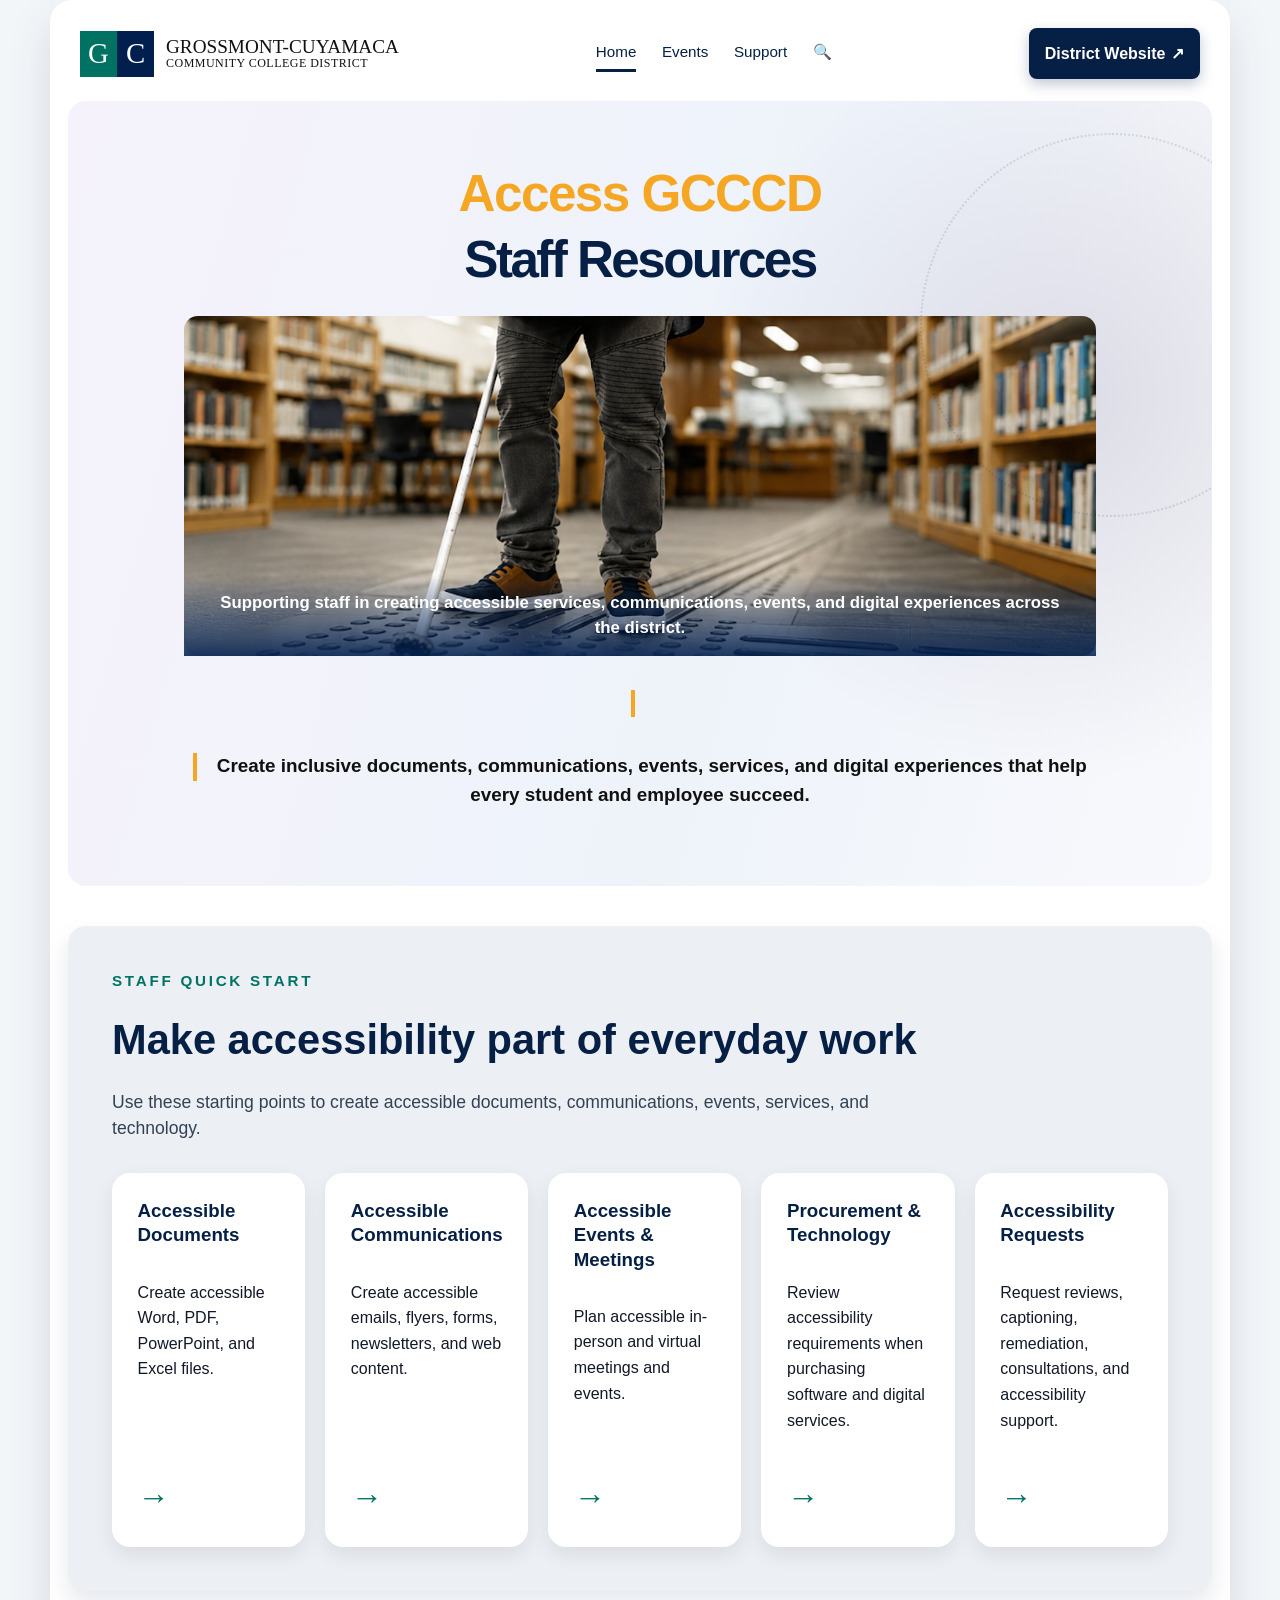
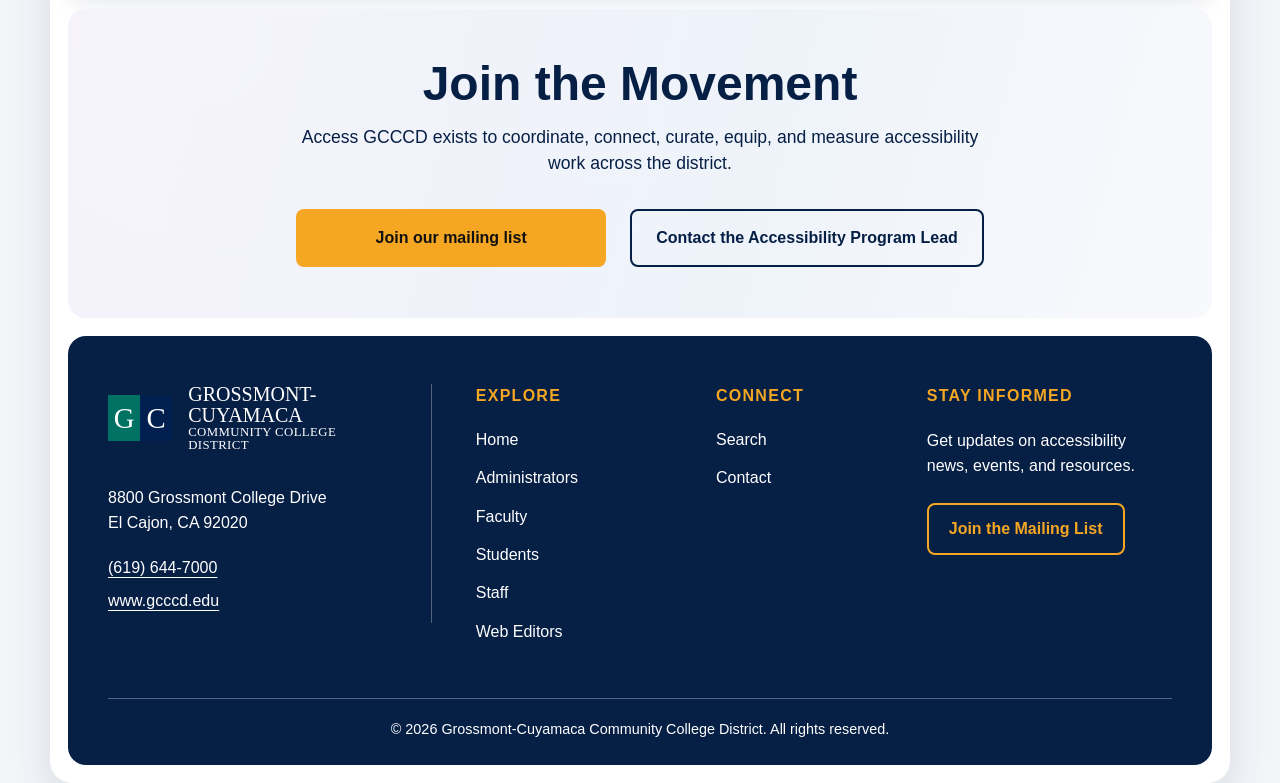
<file: staff.html>
<!DOCTYPE html>
<html lang="en">
<head>
  <meta charset="UTF-8" />
  <meta name="viewport" content="width=device-width, initial-scale=1.0" />
  <title>Staff Resources | Access GCCCD</title>
  <link rel="stylesheet" href="styles.css" />
</head>

<body>
  <a class="skip-link" href="#main">Skip to main content</a>

  <div class="page-shell">

    <header class="site-header">
      <a class="brand" href="index.html" aria-label="Grossmont-Cuyamaca Community College District home">
        <span class="brand-mark" aria-hidden="true">
          <span class="mark-g">G</span>
          <span class="mark-c">C</span>
        </span>

        <span class="brand-text">
          <span>Grossmont-Cuyamaca</span>
          <span>Community College District</span>
        </span>
      </a>

 <nav class="primary-nav" aria-label="Primary navigation">
  <a class="active" href="index.html">Home</a>
  <a href="events.html">Events</a>
  <a href="support.html">Support</a>
  <a href="#site-search" aria-label="Search">
    🔍
  </a>
</nav>

      <a class="district-button" href="https://www.gcccd.edu/" target="_blank" rel="noopener">
        District Website <span aria-hidden="true">↗</span>
      </a>
    </header>

    <main id="main">

      <section class="hero" aria-labelledby="faculty-title">
        <p class="eyebrow hero-brand"><span>Access</span> GCCCD</p>

        <h1 id="faculty-title">Staff Resources</h1>

        <div class="hero-image-wrap">
          <img
            class="hero-image"
src="images/staff-banner.png"            alt="person with walker in the library"
          />

          <p class="hero-image-caption">
Supporting staff in creating accessible services, communications, events, and digital experiences across the district.          </p>
        </div>

        <p class="hero-promise">
          <strong><p class="hero-promise">
  Create inclusive documents, communications, events, services, and digital experiences that help every student and employee succeed.
</p></strong>
        </p>
      </section>
            <!-- ==========================================================
      EDIT THIS SECTION: FACULTY QUICK START
      ========================================================== -->
   <!-- ==========================================================
STAFF QUICK START
========================================================== -->
<section class="staff-quick-start" aria-labelledby="staff-quick-start-title">

  <p class="eyebrow staff-eyebrow">Staff Quick Start</p>

  <h2 id="staff-quick-start-title">
    Make accessibility part of everyday work
  </h2>

  <p class="staff-section-intro">
    Use these starting points to create accessible documents, communications, events, services, and technology.
  </p>

  <div class="staff-card-grid">

    <a class="staff-card" href="#">
      <h3>Accessible Documents</h3>
      <p>Create accessible Word, PDF, PowerPoint, and Excel files.</p>
      <span class="arrow" aria-hidden="true">→</span>
    </a>

    <a class="staff-card" href="#">
      <h3>Accessible Communications</h3>
      <p>Create accessible emails, flyers, forms, newsletters, and web content.</p>
      <span class="arrow" aria-hidden="true">→</span>
    </a>

    <a class="staff-card" href="#">
      <h3>Accessible Events &amp; Meetings</h3>
      <p>Plan accessible in-person and virtual meetings and events.</p>
      <span class="arrow" aria-hidden="true">→</span>
    </a>

    <a class="staff-card" href="#">
      <h3>Procurement &amp; Technology</h3>
      <p>Review accessibility requirements when purchasing software and digital services.</p>
      <span class="arrow" aria-hidden="true">→</span>
    </a>

    <a class="staff-card" href="#">
      <h3>Accessibility Requests</h3>
      <p>Request reviews, captioning, remediation, consultations, and accessibility support.</p>
      <span class="arrow" aria-hidden="true">→</span>
    </a>

  </div>

</section>
<script>
const targetDate = new Date("2027-04-27T00:00:00");

function updateHomepageCountdown() {
  const now = new Date();
  const diff = targetDate - now;
  const days = Math.max(0, Math.ceil(diff / 86400000));
  document.getElementById("days-remaining").textContent = days;
}

updateHomepageCountdown();
setInterval(updateHomepageCountdown, 60000);
</script>


      <!-- ==========================================================
      EDIT THIS SECTION: JOIN THE MOVEMENT
      Safe edits:
      - Heading
      - Paragraph
      - Button text
      - Mailto links
      ========================================================== -->
      <section class="movement" aria-labelledby="movement-heading">
        <h2 id="movement-heading">Join the Movement</h2>

        <p>
          Access GCCCD exists to coordinate, connect, curate, equip, and measure
          accessibility work across the district.
        </p>

        <div class="movement-actions">
          <a class="button button-primary" href="mailto:?subject=Join%20the%20Access%20GCCCD%20mailing%20list">
            Join our mailing list
          </a>

          <a class="button button-secondary" href="mailto:?subject=Contact%20the%20Accessibility%20Program%20Lead">
            Contact the Accessibility Program Lead
          </a>
        </div>
      </section>
      <!-- END JOIN THE MOVEMENT SECTION -->

    </main>
    <!-- ==========================================================
SITE FOOTER
========================================================== -->
<footer class="site-footer">
  <div class="footer-grid">

    <!-- District identity and address -->
    <section class="footer-brand" aria-labelledby="footer-district-name">
      <a
        class="footer-logo"
        href="https://www.gcccd.edu/"
        target="_blank"
        rel="noopener"
        aria-label="Grossmont-Cuyamaca Community College District website"
      >
        <span class="brand-mark" aria-hidden="true">
          <span class="mark-g">G</span>
          <span class="mark-c">C</span>
        </span>

        <span class="footer-logo-text" id="footer-district-name">
          <span>Grossmont-Cuyamaca</span>
          <span>Community College District</span>
        </span>
      </a>

      <address>
        8800 Grossmont College Drive<br>
        El Cajon, CA 92020
      </address>

      <p>
        <a href="tel:+16196447000">(619) 644-7000</a>
      </p>

      <p>
        <a href="https://www.gcccd.edu/" target="_blank" rel="noopener">
          www.gcccd.edu
        </a>
      </p>
    </section>

    <!-- Role-based navigation -->
    <nav class="footer-nav" aria-labelledby="footer-explore-title">
      <h2 id="footer-explore-title">Explore</h2>

      <ul>
        <li><a href="index.html">Home</a></li>
        <li><a href="administrators.html">Administrators</a></li>
        <li><a href="faculty.html">Faculty</a></li>
        <li><a href="students.html">Students</a></li>
        <li><a href="staff.html">Staff</a></li>
        <li><a href="web-editors.html">Web Editors</a></li>
      </ul>
    </nav>

    <!-- Search and contact -->
    <nav class="footer-nav" aria-labelledby="footer-connect-title">
      <h2 id="footer-connect-title">Connect</h2>

      <ul>
        <li>
          <a href="index.html#site-search">Search</a>
        </li>

        <li>
          <a href="support.html">Contact</a>
        </li>
      </ul>
    </nav>

    <!-- Mailing list -->
    <section class="footer-updates" aria-labelledby="footer-updates-title">
      <h2 id="footer-updates-title">Stay Informed</h2>

      <p>
        Get updates on accessibility news, events, and resources.
      </p>

      <a
        class="footer-mailing-button"
        href="mailto:?subject=Join%20the%20Access%20GCCCD%20mailing%20list"
      >
        Join the Mailing List
      </a>
    </section>

  </div>

  <div class="footer-bottom">
    <p>
      © 2026 Grossmont-Cuyamaca Community College District.
      All rights reserved.
    </p>
  </div>
</footer>
<!-- END SITE FOOTER -->
  </div>
</body>
</html>
</file>
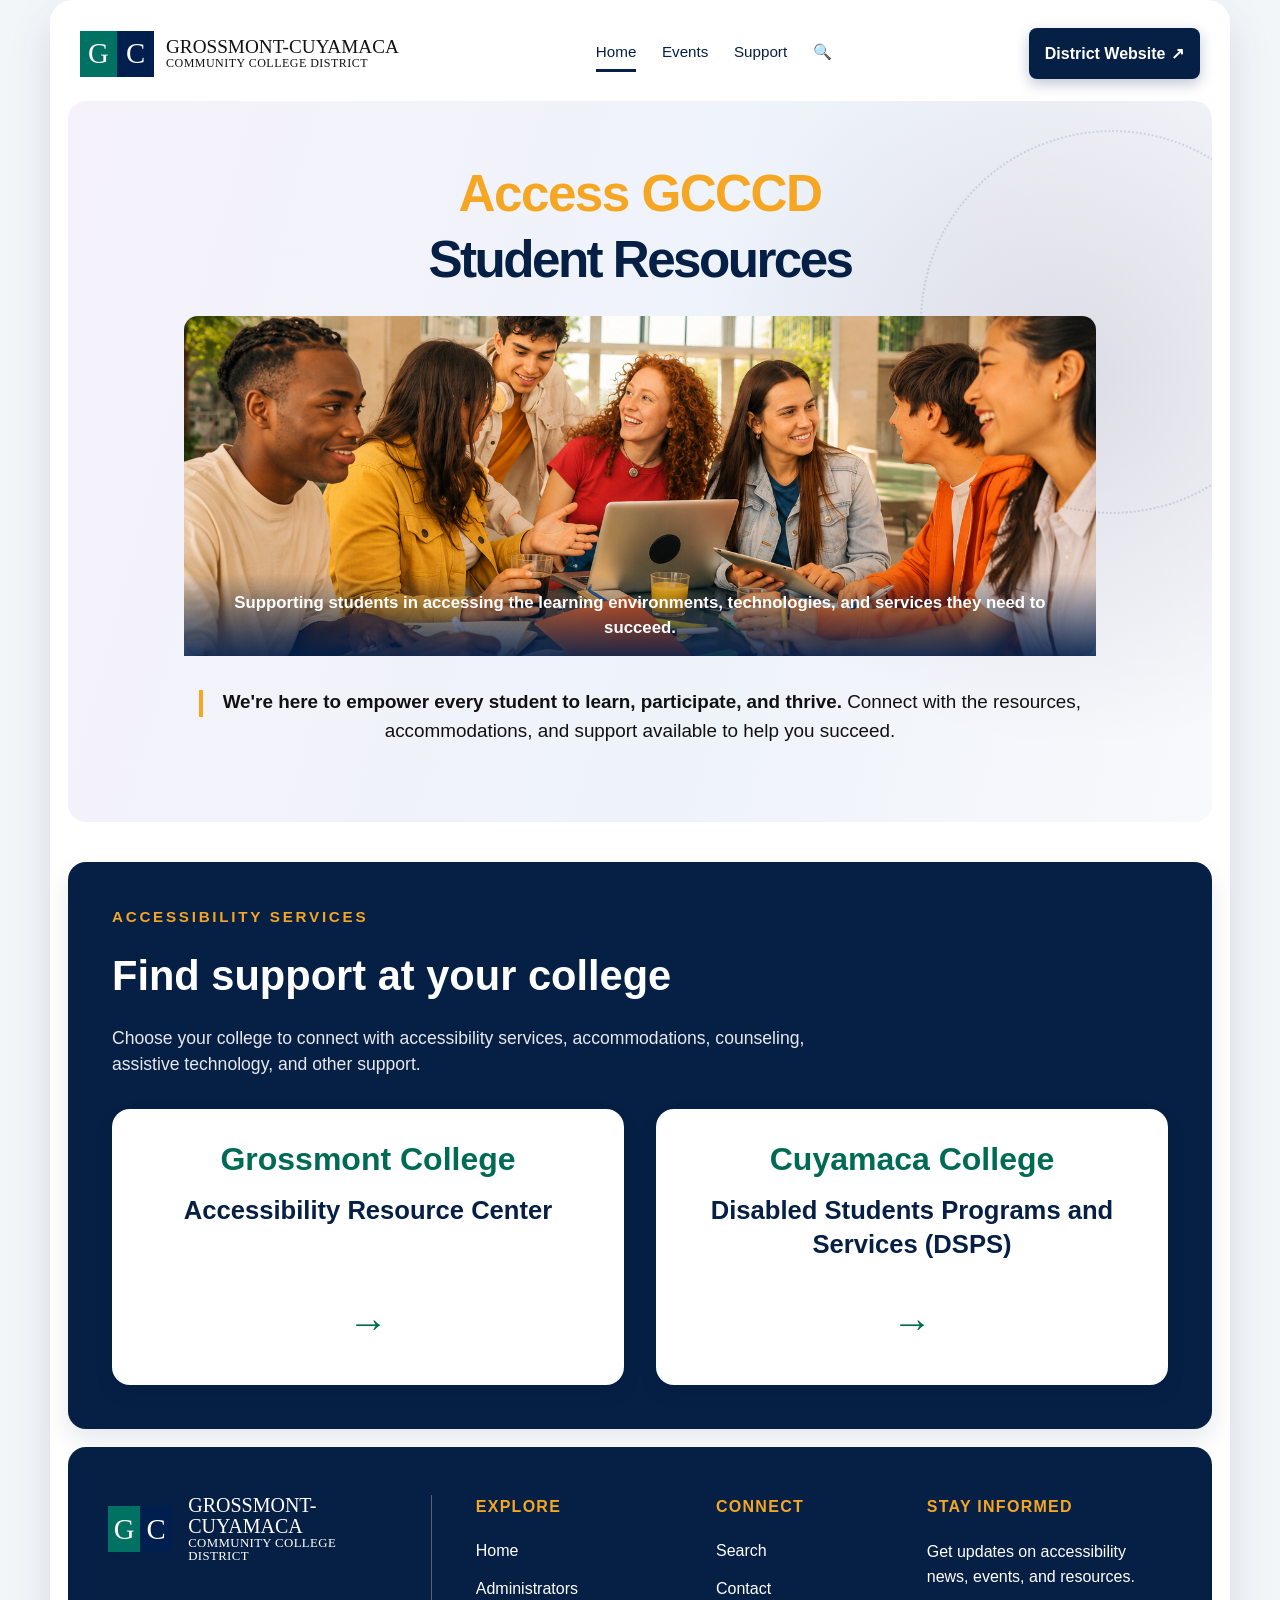
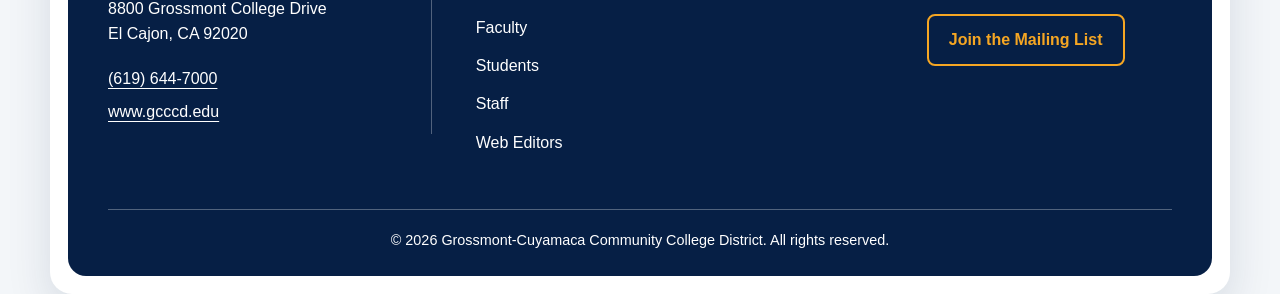
<file: students.html>
<!DOCTYPE html>
<html lang="en">
<head>
  <meta charset="UTF-8" />
  <meta name="viewport" content="width=device-width, initial-scale=1.0" />
  <title>Student Resources | Access GCCCD</title>
  <link rel="stylesheet" href="styles.css" />
</head>

<body>
  <a class="skip-link" href="#main">Skip to main content</a>

  <div class="page-shell">

    <header class="site-header">
      <a class="brand" href="index.html" aria-label="Grossmont-Cuyamaca Community College District home">
        <span class="brand-mark" aria-hidden="true">
          <span class="mark-g">G</span>
          <span class="mark-c">C</span>
        </span>

        <span class="brand-text">
          <span>Grossmont-Cuyamaca</span>
          <span>Community College District</span>
        </span>
      </a>

 <nav class="primary-nav" aria-label="Primary navigation">
  <a class="active" href="index.html">Home</a>
  <a href="events.html">Events</a>
  <a href="support.html">Support</a>
  <a href="#site-search" aria-label="Search">
    🔍
  </a>
</nav>

      <a class="district-button" href="https://www.gcccd.edu/" target="_blank" rel="noopener">
        District Website <span aria-hidden="true">↗</span>
      </a>
    </header>

    <main id="main">

      <section class="hero" aria-labelledby="faculty-title">
        <p class="eyebrow hero-brand"><span>Access</span> GCCCD</p>

<h1 id="student-title">Student Resources</h1>

        <div class="hero-image-wrap">
          <img
            class="hero-image"
src="images/Students-banner.png"            alt="Students working together"
          />

          <p class="hero-image-caption">
Supporting students in accessing the learning environments, technologies, and services they need to succeed.          </p>
        </div>

        <p class="hero-promise">
   <strong>We're here to empower every student to learn, participate, and thrive.</strong>
Connect with the resources, accommodations, and support available to help you succeed.
        </p>
      </section>
<!-- ==========================================================
EDIT THIS SECTION: STUDENT ACCESSIBILITY SERVICES
========================================================== -->
<section class="student-support" aria-labelledby="student-support-title">

  <p class="eyebrow student-eyebrow">Accessibility Services</p>

  <h2 id="student-support-title">
    Find support at your college
  </h2>

  <p class="student-section-intro">
    Choose your college to connect with accessibility services, accommodations, counseling, assistive technology, and other support.
  </p>

  <div class="student-card-grid">

    <a
      class="student-card"
      href="https://www.grossmont.edu/student-support/accessibility-resource-center/"
      target="_blank"
      rel="noopener"
    >
     <h3 class="college-name">Grossmont College</h3>
<p class="service-name">Accessibility Resource Center</p>
<span aria-hidden="true" class="arrow">→</span>
    </a>

    <a
      class="student-card"
      href="https://www.cuyamaca.edu/student-support/additional-support-and-assistance-programs/dsp-s/index.php"
      target="_blank"
      rel="noopener"
    >
     <h3 class="college-name">Cuyamaca College</h3>
<p class="service-name">Disabled Students Programs and Services (DSPS)</p>
<span aria-hidden="true" class="arrow">→</span>
    </a>

  </div>
</section>     

<script>
const targetDate = new Date("2027-04-27T00:00:00");

function updateHomepageCountdown() {
  const now = new Date();
  const diff = targetDate - now;
  const days = Math.max(0, Math.ceil(diff / 86400000));
  document.getElementById("days-remaining").textContent = days;
}

updateHomepageCountdown();
setInterval(updateHomepageCountdown, 60000);
</script>



    </main>
    <!-- ==========================================================
SITE FOOTER
========================================================== -->
<footer class="site-footer">
  <div class="footer-grid">

    <!-- District identity and address -->
    <section class="footer-brand" aria-labelledby="footer-district-name">
      <a
        class="footer-logo"
        href="https://www.gcccd.edu/"
        target="_blank"
        rel="noopener"
        aria-label="Grossmont-Cuyamaca Community College District website"
      >
        <span class="brand-mark" aria-hidden="true">
          <span class="mark-g">G</span>
          <span class="mark-c">C</span>
        </span>

        <span class="footer-logo-text" id="footer-district-name">
          <span>Grossmont-Cuyamaca</span>
          <span>Community College District</span>
        </span>
      </a>

      <address>
        8800 Grossmont College Drive<br>
        El Cajon, CA 92020
      </address>

      <p>
        <a href="tel:+16196447000">(619) 644-7000</a>
      </p>

      <p>
        <a href="https://www.gcccd.edu/" target="_blank" rel="noopener">
          www.gcccd.edu
        </a>
      </p>
    </section>

    <!-- Role-based navigation -->
    <nav class="footer-nav" aria-labelledby="footer-explore-title">
      <h2 id="footer-explore-title">Explore</h2>

      <ul>
        <li><a href="index.html">Home</a></li>
        <li><a href="administrators.html">Administrators</a></li>
        <li><a href="faculty.html">Faculty</a></li>
        <li><a href="students.html">Students</a></li>
        <li><a href="staff.html">Staff</a></li>
        <li><a href="web-editors.html">Web Editors</a></li>
      </ul>
    </nav>

    <!-- Search and contact -->
    <nav class="footer-nav" aria-labelledby="footer-connect-title">
      <h2 id="footer-connect-title">Connect</h2>

      <ul>
        <li>
          <a href="index.html#site-search">Search</a>
        </li>

        <li>
          <a href="support.html">Contact</a>
        </li>
      </ul>
    </nav>

    <!-- Mailing list -->
    <section class="footer-updates" aria-labelledby="footer-updates-title">
      <h2 id="footer-updates-title">Stay Informed</h2>

      <p>
        Get updates on accessibility news, events, and resources.
      </p>

      <a
        class="footer-mailing-button"
        href="mailto:?subject=Join%20the%20Access%20GCCCD%20mailing%20list"
      >
        Join the Mailing List
      </a>
    </section>

  </div>

  <div class="footer-bottom">
    <p>
      © 2026 Grossmont-Cuyamaca Community College District.
      All rights reserved.
    </p>
  </div>
</footer>
<!-- END SITE FOOTER -->
  </div>
</body>
</html>
</file>
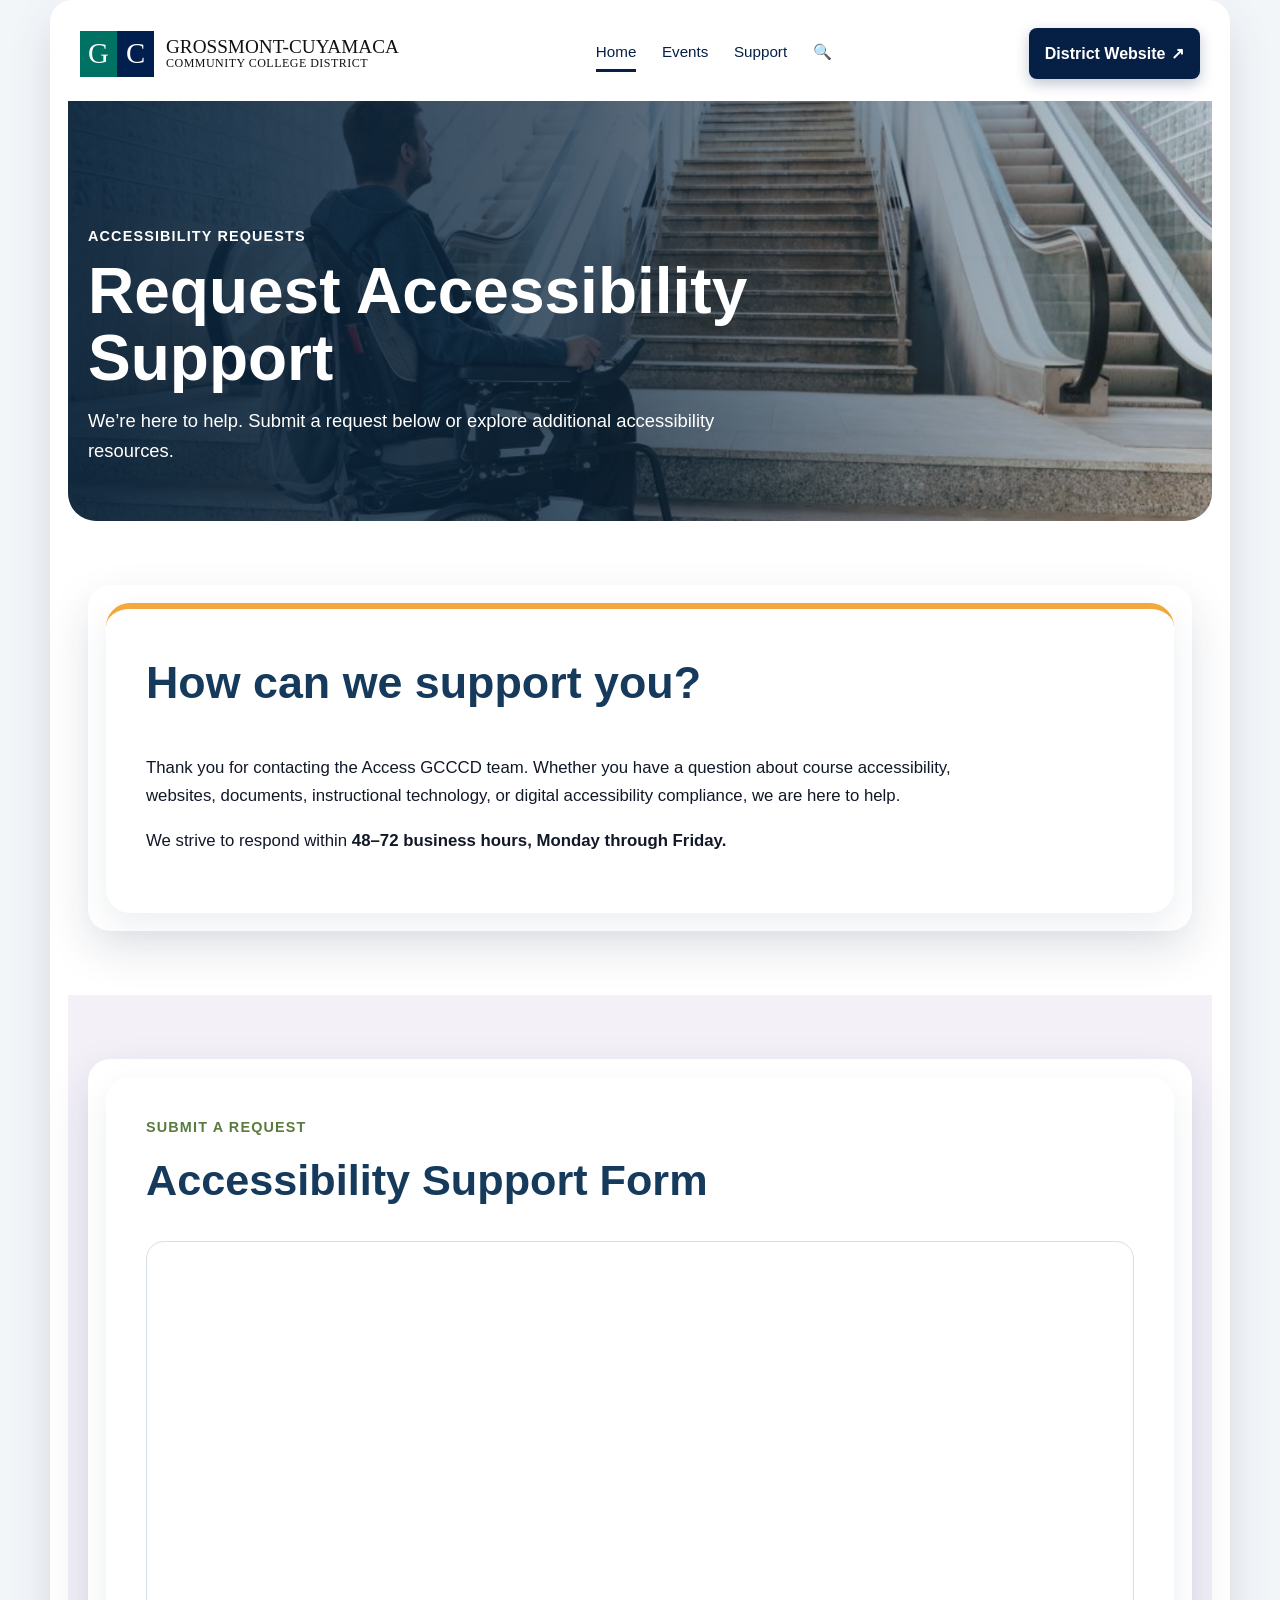
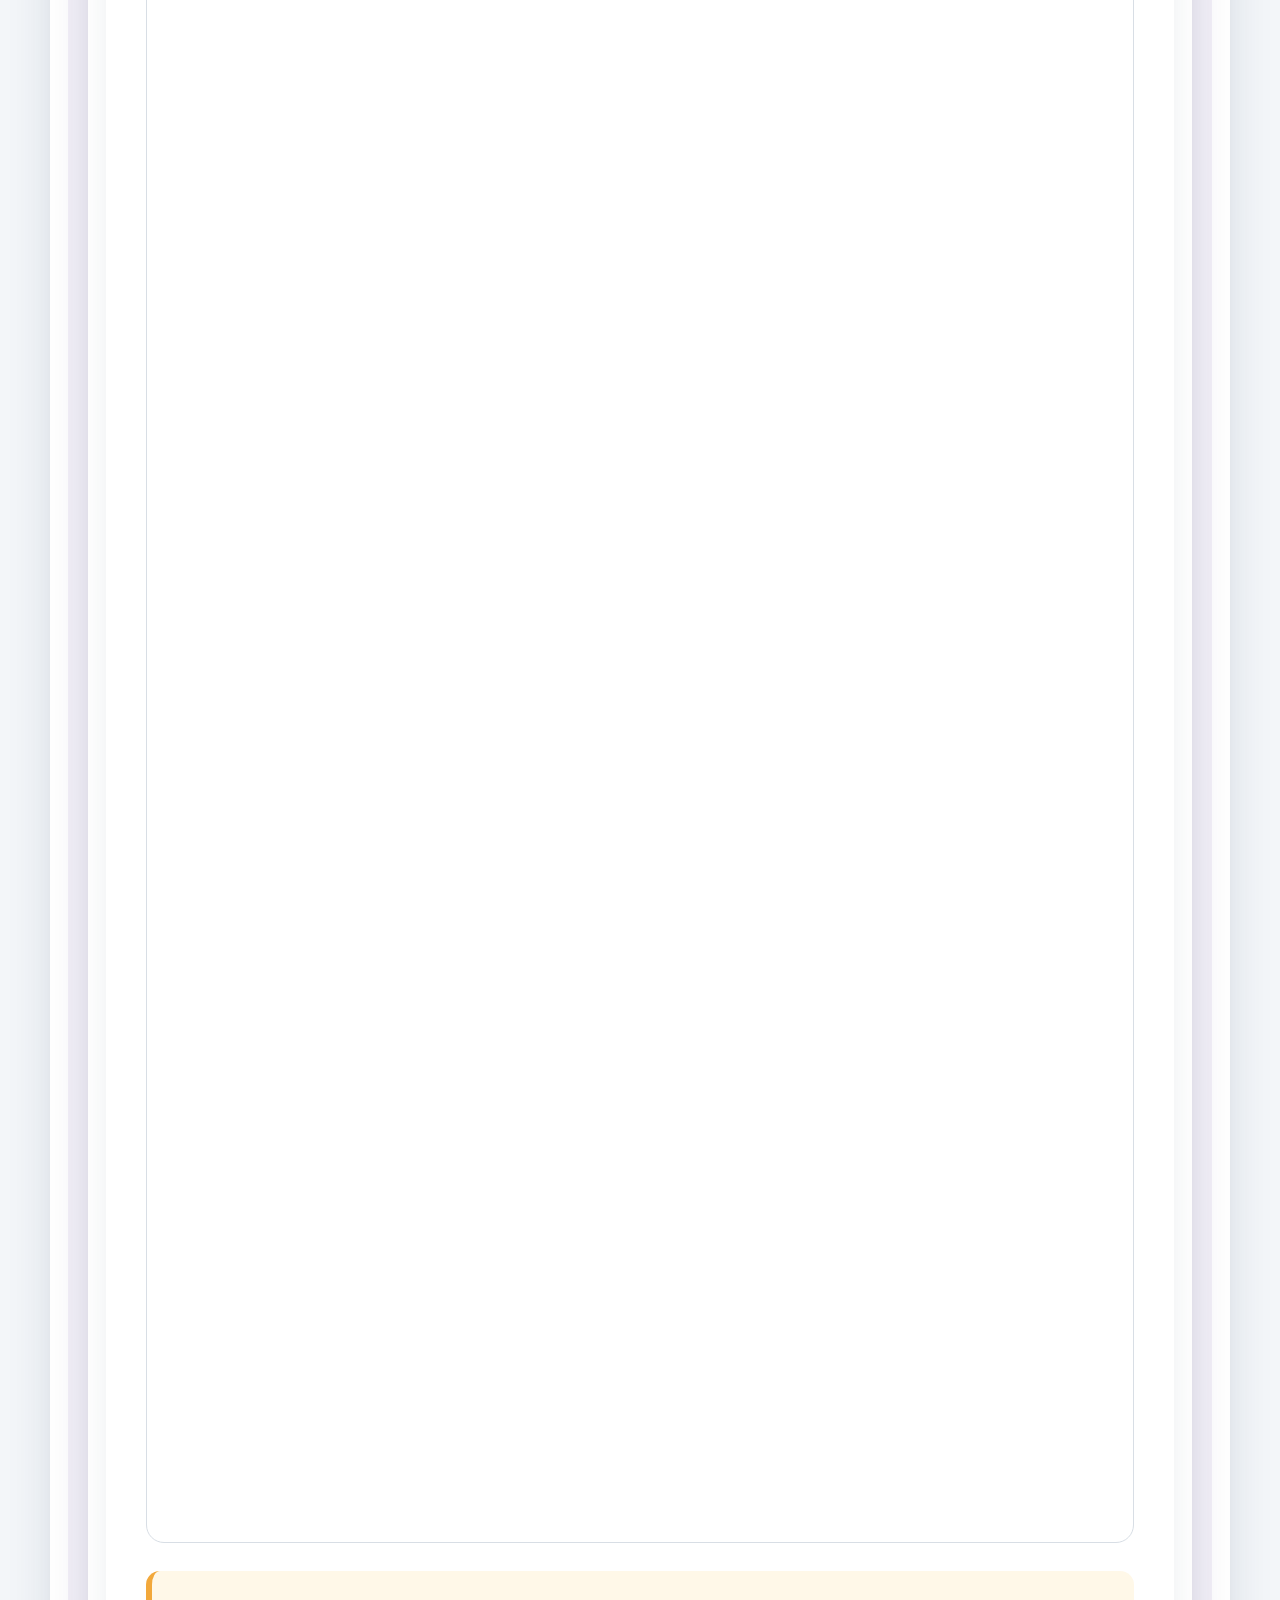
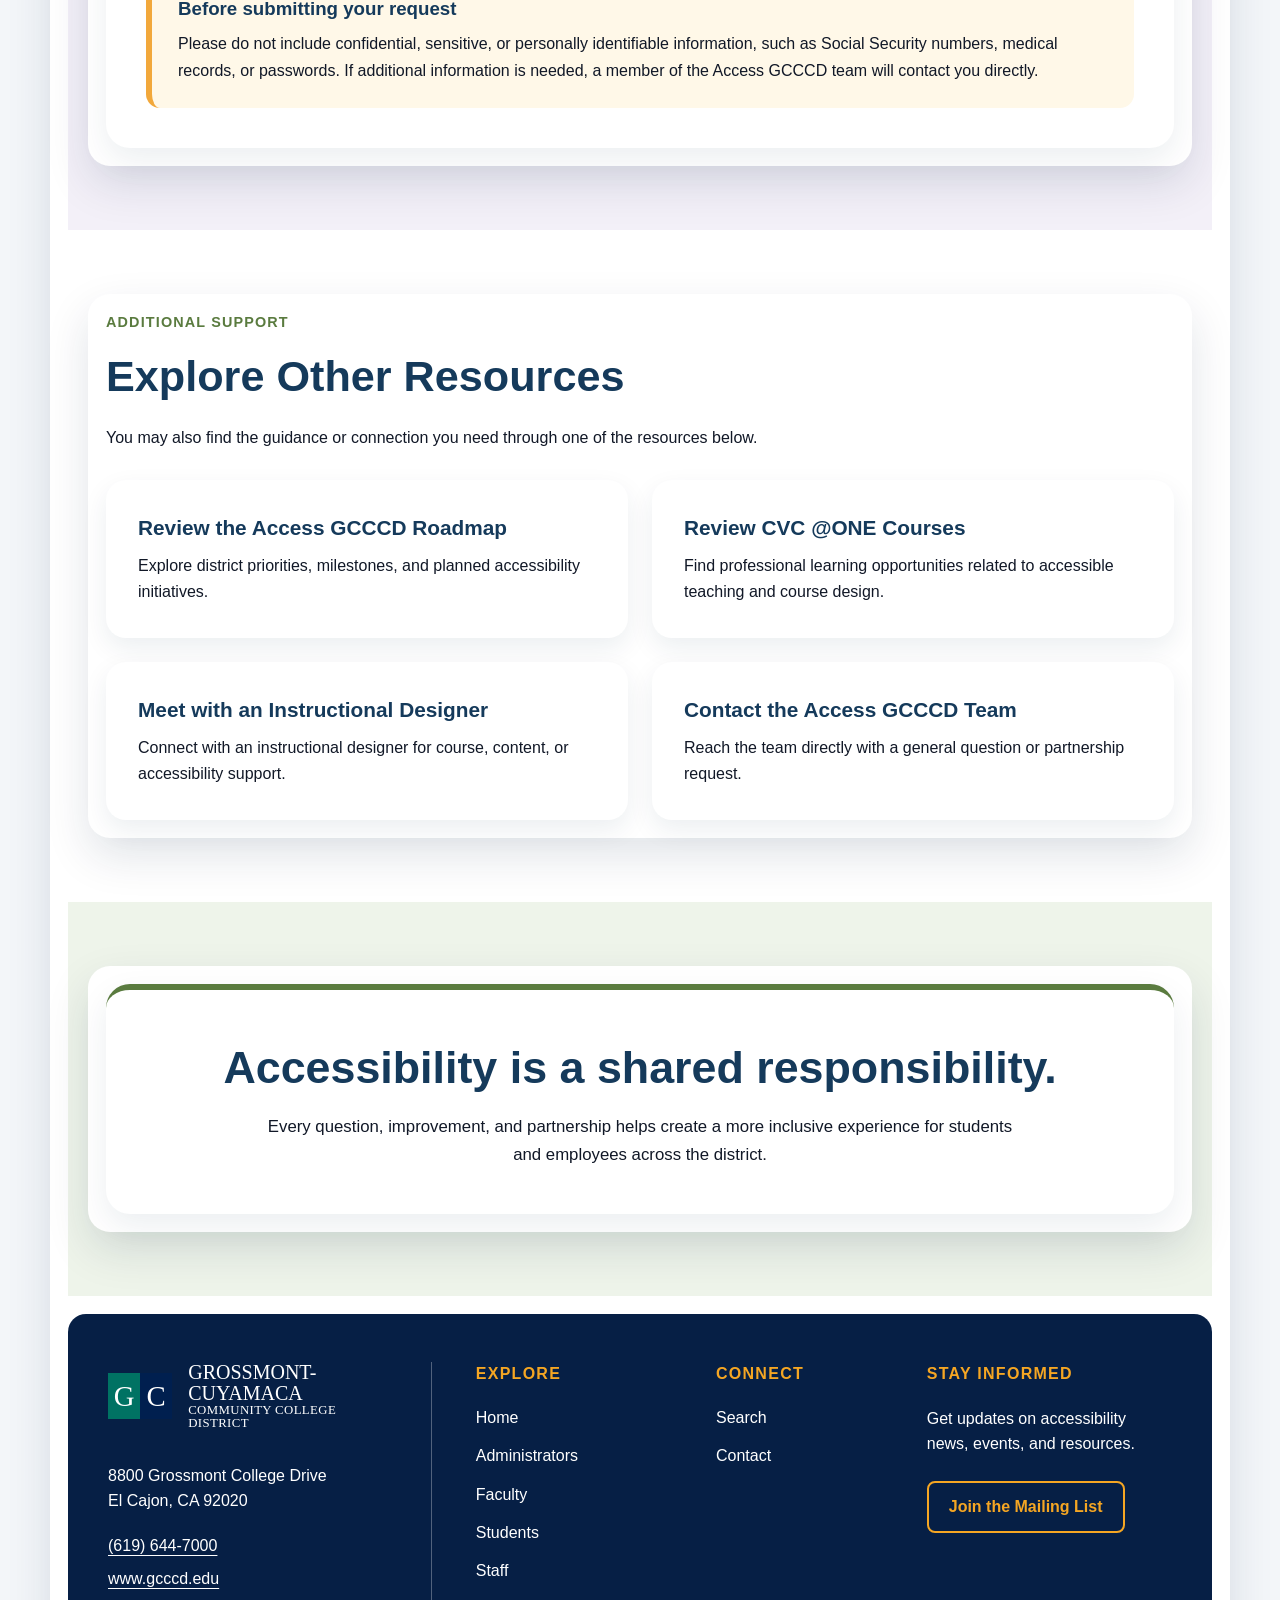
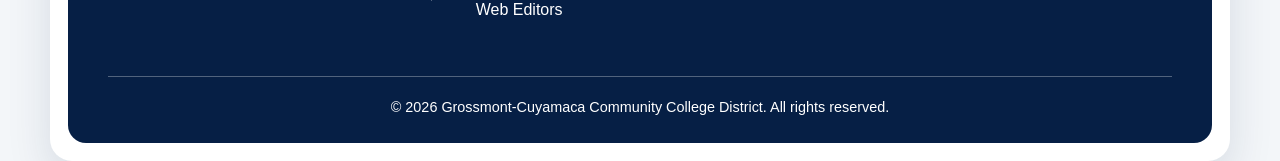
<file: support.html>
<!DOCTYPE html>
<html lang="en">
<head>
  <meta charset="UTF-8" />
  <meta name="viewport" content="width=device-width, initial-scale=1.0" />
  <title>Faculty Resources | Access GCCCD</title>
  <link rel="stylesheet" href="styles.css" />
</head>

<body>
  <a class="skip-link" href="#main">Skip to main content</a>

  <div class="page-shell">

    <header class="site-header">
      <a class="brand" href="index.html" aria-label="Grossmont-Cuyamaca Community College District home">
        <span class="brand-mark" aria-hidden="true">
          <span class="mark-g">G</span>
          <span class="mark-c">C</span>
        </span>

        <span class="brand-text">
          <span>Grossmont-Cuyamaca</span>
          <span>Community College District</span>
        </span>
      </a>

 <nav class="primary-nav" aria-label="Primary navigation">
  <a class="active" href="index.html">Home</a>
  <a href="events.html">Events</a>
  <a href="support.html">Support</a>
  <a href="#site-search" aria-label="Search">
    🔍
  </a>
</nav>

      <a class="district-button" href="https://www.gcccd.edu/" target="_blank" rel="noopener">
        District Website <span aria-hidden="true">↗</span>
      </a>
    </header>

  <main id="main-content">

  <section class="support-hero" aria-labelledby="support-title">
    <img
      src="images/support-banner.png"
      alt="A wheelchair user encountering stairs while accessible escalators are visible nearby."
      class="support-hero-image"
    >

    <div class="support-hero-overlay">
      <div class="support-hero-content">
        <p class="support-eyebrow">Accessibility Requests</p>
        <h1 id="support-title">Request Accessibility Support</h1>
        <p>
          We’re here to help. Submit a request below or explore additional
          accessibility resources.
        </p>
      </div>
    </div>
  </section>

  <section class="support-intro-section">
    <div class="page-shell">
      <div class="support-intro-card">
        <h2>How can we support you?</h2>

        <p>
          Thank you for contacting the Access GCCCD team. Whether you have a
          question about course accessibility, websites, documents,
          instructional technology, or digital accessibility compliance, we
          are here to help.
        </p>

        <p>
          We strive to respond within
          <strong>48–72 business hours, Monday through Friday.</strong>
        </p>
      </div>
    </div>
  </section>

  <section class="support-form-section" aria-labelledby="support-form-heading">
    <div class="page-shell">
      <div class="support-form-card">
        <div class="section-heading">
          <p class="section-eyebrow">Submit a Request</p>
          <h2 id="support-form-heading">Accessibility Support Form</h2>
        </div>

        <div class="form-embed-wrapper">
          <iframe
            src="https://forms.office.com/Pages/ResponsePage.aspx?id=uIG64v4DfECWofS8D1EufY0k-Cq2vgVDi05sFy5L1VtUQ0ZNTVFOQk1KMjYyNThMRTZXNVBFM1ZGQy4u&embed=true"
            title="Access GCCCD Accessibility Support Request Form"
            width="100%"
            height="1900"
            frameborder="0"
            marginwidth="0"
            marginheight="0"
            allowfullscreen
          ></iframe>
        </div>

        <div class="privacy-notice">
          <h3>Before submitting your request</h3>
          <p>
            Please do not include confidential, sensitive, or personally
            identifiable information, such as Social Security numbers, medical
            records, or passwords. If additional information is needed, a
            member of the Access GCCCD team will contact you directly.
          </p>
        </div>
      </div>
    </div>
  </section>

  <section
    class="support-resources-section"
    aria-labelledby="support-resources-heading"
  >
    <div class="page-shell">
      <div class="section-heading">
        <p class="section-eyebrow">Additional Support</p>
        <h2 id="support-resources-heading">Explore Other Resources</h2>
        <p>
          You may also find the guidance or connection you need through one of
          the resources below.
        </p>
      </div>

      <div class="support-resource-grid">

        <a href="roadmap.html" class="support-resource-card">
          <h3>Review the Access GCCCD Roadmap</h3>
          <p>
            Explore district priorities, milestones, and planned accessibility
            initiatives.
          </p>
        </a>

        <a
          href="https://catalog.onlinenetworkofeducators.org/"
          class="support-resource-card"
          target="_blank"
          rel="noopener"
        >
          <h3>Review CVC @ONE Courses</h3>
          <p>
            Find professional learning opportunities related to accessible
            teaching and course design.
          </p>
        </a>

        <a href="#" class="support-resource-card">
          <h3>Meet with an Instructional Designer</h3>
          <p>
            Connect with an instructional designer for course, content, or
            accessibility support.
          </p>
        </a>

        <a href="#" class="support-resource-card">
          <h3>Contact the Access GCCCD Team</h3>
          <p>
            Reach the team directly with a general question or partnership
            request.
          </p>
        </a>

      </div>
    </div>
  </section>

  <section class="shared-responsibility-section">
    <div class="page-shell">
      <div class="shared-responsibility-card">
        <h2>Accessibility is a shared responsibility.</h2>
        <p>
          Every question, improvement, and partnership helps create a more
          inclusive experience for students and employees across the district.
        </p>
      </div>
    </div>
  </section>

</main>
    <!-- ==========================================================
SITE FOOTER
========================================================== -->
<footer class="site-footer">
  <div class="footer-grid">

    <!-- District identity and address -->
    <section class="footer-brand" aria-labelledby="footer-district-name">
      <a
        class="footer-logo"
        href="https://www.gcccd.edu/"
        target="_blank"
        rel="noopener"
        aria-label="Grossmont-Cuyamaca Community College District website"
      >
        <span class="brand-mark" aria-hidden="true">
          <span class="mark-g">G</span>
          <span class="mark-c">C</span>
        </span>

        <span class="footer-logo-text" id="footer-district-name">
          <span>Grossmont-Cuyamaca</span>
          <span>Community College District</span>
        </span>
      </a>

      <address>
        8800 Grossmont College Drive<br>
        El Cajon, CA 92020
      </address>

      <p>
        <a href="tel:+16196447000">(619) 644-7000</a>
      </p>

      <p>
        <a href="https://www.gcccd.edu/" target="_blank" rel="noopener">
          www.gcccd.edu
        </a>
      </p>
    </section>

    <!-- Role-based navigation -->
    <nav class="footer-nav" aria-labelledby="footer-explore-title">
      <h2 id="footer-explore-title">Explore</h2>

      <ul>
        <li><a href="index.html">Home</a></li>
        <li><a href="administrators.html">Administrators</a></li>
        <li><a href="faculty.html">Faculty</a></li>
        <li><a href="students.html">Students</a></li>
        <li><a href="staff.html">Staff</a></li>
        <li><a href="web-editors.html">Web Editors</a></li>
      </ul>
    </nav>

    <!-- Search and contact -->
    <nav class="footer-nav" aria-labelledby="footer-connect-title">
      <h2 id="footer-connect-title">Connect</h2>

      <ul>
        <li>
          <a href="index.html#site-search">Search</a>
        </li>

        <li>
          <a href="support.html">Contact</a>
        </li>
      </ul>
    </nav>

    <!-- Mailing list -->
    <section class="footer-updates" aria-labelledby="footer-updates-title">
      <h2 id="footer-updates-title">Stay Informed</h2>

      <p>
        Get updates on accessibility news, events, and resources.
      </p>

      <a
        class="footer-mailing-button"
        href="mailto:?subject=Join%20the%20Access%20GCCCD%20mailing%20list"
      >
        Join the Mailing List
      </a>
    </section>

  </div>

  <div class="footer-bottom">
    <p>
      © 2026 Grossmont-Cuyamaca Community College District.
      All rights reserved.
    </p>
  </div>
</footer>
<!-- END SITE FOOTER -->
  </div>
</body>
</html>
</file>
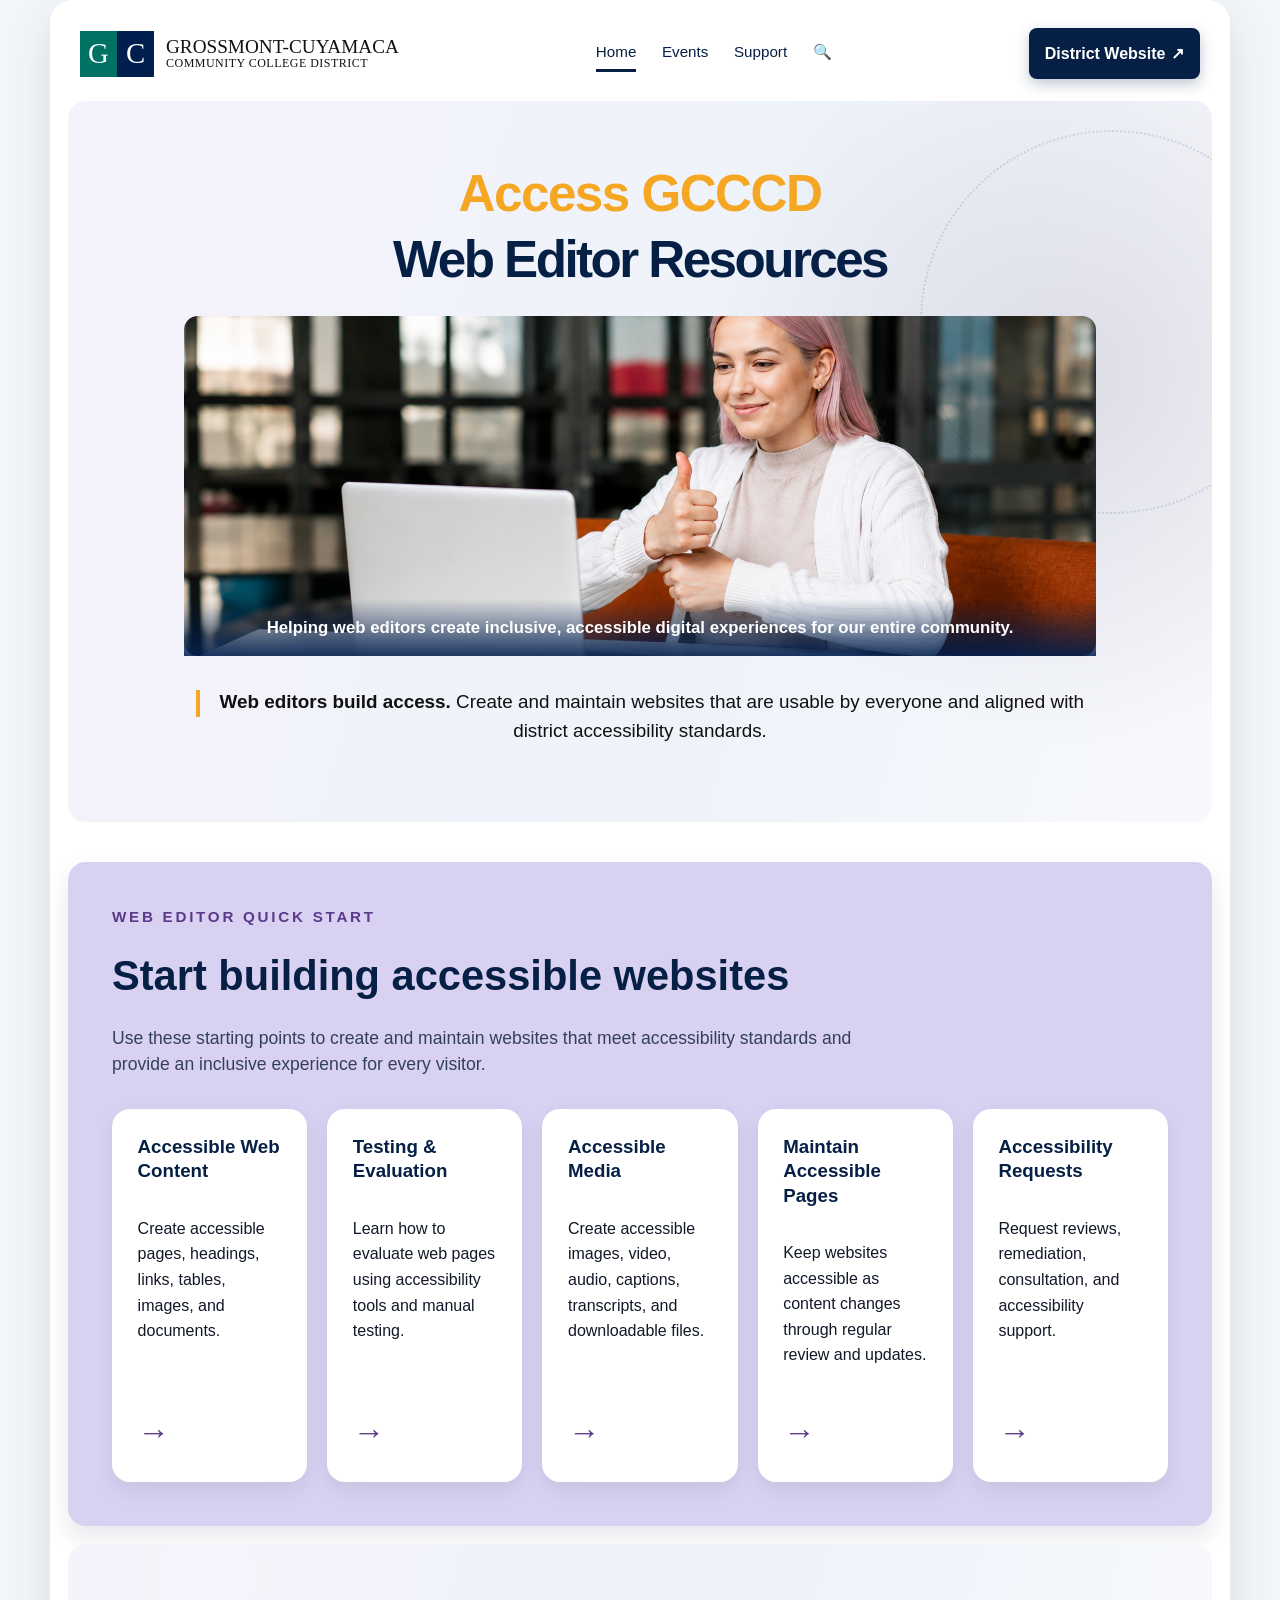
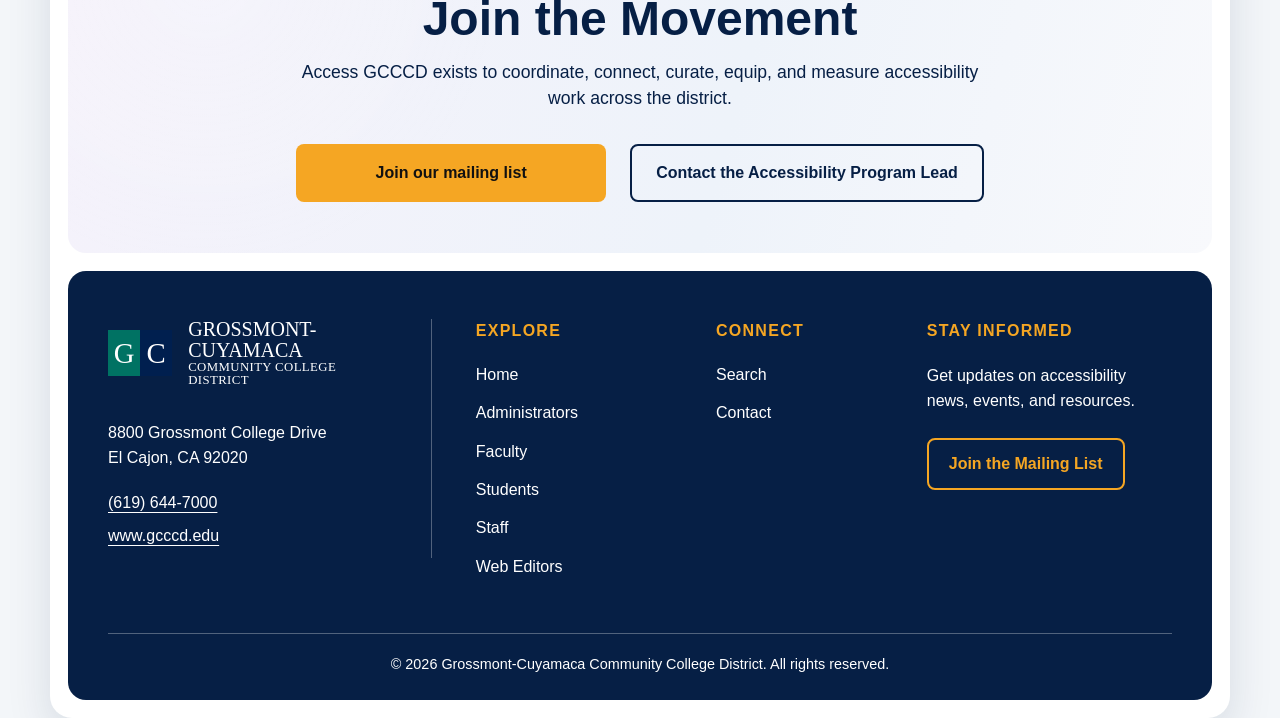
<file: web-editors.html>
<!DOCTYPE html>
<html lang="en">
<head>
  <meta charset="UTF-8" />
  <meta name="viewport" content="width=device-width, initial-scale=1.0" />
  <title>Web Editor Resources | Access GCCCD</title>
  <link rel="stylesheet" href="styles.css" />
</head>

<body>
  <a class="skip-link" href="#main">Skip to main content</a>

  <div class="page-shell">

    <header class="site-header">
      <a class="brand" href="index.html" aria-label="Grossmont-Cuyamaca Community College District home">
        <span class="brand-mark" aria-hidden="true">
          <span class="mark-g">G</span>
          <span class="mark-c">C</span>
        </span>

        <span class="brand-text">
          <span>Grossmont-Cuyamaca</span>
          <span>Community College District</span>
        </span>
      </a>

 <nav class="primary-nav" aria-label="Primary navigation">
  <a class="active" href="index.html">Home</a>
  <a href="events.html">Events</a>
  <a href="support.html">Support</a>
  <a href="#site-search" aria-label="Search">
    🔍
  </a>
</nav>

      <a class="district-button" href="https://www.gcccd.edu/" target="_blank" rel="noopener">
        District Website <span aria-hidden="true">↗</span>
      </a>
    </header>

    <main id="main">

      <section class="hero" aria-labelledby="faculty-title">
        <p class="eyebrow hero-brand"><span>Access</span> GCCCD</p>

        <h1 id="faculty-title">Web Editor Resources</h1>

        <div class="hero-image-wrap">
          <img
            class="hero-image"
src="images/web-content-banner.png"            alt="Student using braille"
          />

          <p class="hero-image-caption">
Helping web editors create inclusive, accessible digital experiences for our entire community.          </p>
        </div>

        <p class="hero-promise">
  <strong>Web editors build access.</strong>
  Create and maintain websites that are usable by everyone and aligned with district accessibility standards.
</p>
      </section>
            <!-- ==========================================================
      EDIT THIS SECTION:  QUICK START
      ========================================================== -->
     <!-- ==========================================================
WEB EDITOR QUICK START
========================================================== -->
<section class="web-editor-quick-start" aria-labelledby="web-editor-title">

  <p class="eyebrow web-editor-eyebrow">Web Editor Quick Start</p>

  <h2 id="web-editor-title">
    Start building accessible websites
  </h2>

  <p class="web-editor-section-intro">
    Use these starting points to create and maintain websites that meet accessibility standards and provide an inclusive experience for every visitor.
  </p>

  <div class="web-editor-card-grid">

    <a class="web-editor-card" href="#">
      <h3>Accessible Web Content</h3>
      <p>Create accessible pages, headings, links, tables, images, and documents.</p>
      <span class="arrow" aria-hidden="true">→</span>
    </a>

    <a class="web-editor-card" href="#">
      <h3>Testing &amp; Evaluation</h3>
      <p>Learn how to evaluate web pages using accessibility tools and manual testing.</p>
      <span class="arrow" aria-hidden="true">→</span>
    </a>

    <a class="web-editor-card" href="#">
      <h3>Accessible Media</h3>
      <p>Create accessible images, video, audio, captions, transcripts, and downloadable files.</p>
      <span class="arrow" aria-hidden="true">→</span>
    </a>

    <a class="web-editor-card" href="#">
      <h3>Maintain Accessible Pages</h3>
      <p>Keep websites accessible as content changes through regular review and updates.</p>
      <span class="arrow" aria-hidden="true">→</span>
    </a>

    <a class="web-editor-card" href="#">
      <h3>Accessibility Requests</h3>
      <p>Request reviews, remediation, consultation, and accessibility support.</p>
      <span class="arrow" aria-hidden="true">→</span>
    </a>

  </div>

</section>

<script>
const targetDate = new Date("2027-04-27T00:00:00");

function updateHomepageCountdown() {
  const now = new Date();
  const diff = targetDate - now;
  const days = Math.max(0, Math.ceil(diff / 86400000));
  document.getElementById("days-remaining").textContent = days;
}

updateHomepageCountdown();
setInterval(updateHomepageCountdown, 60000);
</script>


      <!-- ==========================================================
      EDIT THIS SECTION: JOIN THE MOVEMENT
      Safe edits:
      - Heading
      - Paragraph
      - Button text
      - Mailto links
      ========================================================== -->
      <section class="movement" aria-labelledby="movement-heading">
        <h2 id="movement-heading">Join the Movement</h2>

        <p>
          Access GCCCD exists to coordinate, connect, curate, equip, and measure
          accessibility work across the district.
        </p>

        <div class="movement-actions">
          <a class="button button-primary" href="mailto:?subject=Join%20the%20Access%20GCCCD%20mailing%20list">
            Join our mailing list
          </a>

          <a class="button button-secondary" href="mailto:?subject=Contact%20the%20Accessibility%20Program%20Lead">
            Contact the Accessibility Program Lead
          </a>
        </div>
      </section>
      <!-- END JOIN THE MOVEMENT SECTION -->

    </main>
    <!-- ==========================================================
SITE FOOTER
========================================================== -->
<footer class="site-footer">
  <div class="footer-grid">

    <!-- District identity and address -->
    <section class="footer-brand" aria-labelledby="footer-district-name">
      <a
        class="footer-logo"
        href="https://www.gcccd.edu/"
        target="_blank"
        rel="noopener"
        aria-label="Grossmont-Cuyamaca Community College District website"
      >
        <span class="brand-mark" aria-hidden="true">
          <span class="mark-g">G</span>
          <span class="mark-c">C</span>
        </span>

        <span class="footer-logo-text" id="footer-district-name">
          <span>Grossmont-Cuyamaca</span>
          <span>Community College District</span>
        </span>
      </a>

      <address>
        8800 Grossmont College Drive<br>
        El Cajon, CA 92020
      </address>

      <p>
        <a href="tel:+16196447000">(619) 644-7000</a>
      </p>

      <p>
        <a href="https://www.gcccd.edu/" target="_blank" rel="noopener">
          www.gcccd.edu
        </a>
      </p>
    </section>

    <!-- Role-based navigation -->
    <nav class="footer-nav" aria-labelledby="footer-explore-title">
      <h2 id="footer-explore-title">Explore</h2>

      <ul>
        <li><a href="index.html">Home</a></li>
        <li><a href="administrators.html">Administrators</a></li>
        <li><a href="faculty.html">Faculty</a></li>
        <li><a href="students.html">Students</a></li>
        <li><a href="staff.html">Staff</a></li>
        <li><a href="web-editors.html">Web Editors</a></li>
      </ul>
    </nav>

    <!-- Search and contact -->
    <nav class="footer-nav" aria-labelledby="footer-connect-title">
      <h2 id="footer-connect-title">Connect</h2>

      <ul>
        <li>
          <a href="index.html#site-search">Search</a>
        </li>

        <li>
          <a href="support.html">Contact</a>
        </li>
      </ul>
    </nav>

    <!-- Mailing list -->
    <section class="footer-updates" aria-labelledby="footer-updates-title">
      <h2 id="footer-updates-title">Stay Informed</h2>

      <p>
        Get updates on accessibility news, events, and resources.
      </p>

      <a
        class="footer-mailing-button"
        href="mailto:?subject=Join%20the%20Access%20GCCCD%20mailing%20list"
      >
        Join the Mailing List
      </a>
    </section>

  </div>

  <div class="footer-bottom">
    <p>
      © 2026 Grossmont-Cuyamaca Community College District.
      All rights reserved.
    </p>
  </div>
</footer>
<!-- END SITE FOOTER -->
  </div>
</body>
</html>
</file>
<file: styles.css>
:root{--gcccd-navy:#001f4f;--grossmont-green:#007263;--grossmont-green-dark:#00594d;--gold:#f5a623;--ink:#061f45;--text:#111827;--bg:#f3f6f9;--white:#fff;--shadow:0 18px 45px rgba(6,31,69,.12);--radius-lg:18px}
*{box-sizing:border-box}html{scroll-behavior:smooth}body{margin:0;background:var(--bg);color:var(--text);font-family:"Segoe UI",Arial,sans-serif;line-height:1.5}a{color:inherit}
.skip-link{position:absolute;left:-999px;top:1rem;z-index:100;background:var(--white);color:var(--ink);padding:.75rem 1rem;border:2px solid var(--ink);border-radius:.5rem}.skip-link:focus{left:1rem}
.page-shell{width:min(1180px,calc(100% - 48px));margin:28px auto;background:var(--white);border-radius:22px;box-shadow:var(--shadow);padding:18px}
.site-header{display:grid;grid-template-columns:auto 1fr auto;align-items:center;gap:1.5rem;padding:10px 12px 22px}
.brand{display:flex;align-items:center;gap:.75rem;text-decoration:none}.brand-mark{display:inline-grid;grid-template-columns:1fr 1fr;width:74px;height:46px;color:#fff;font-family:Georgia,serif;font-size:1.8rem;line-height:1}.mark-g,.mark-c{display:grid;place-items:center}.mark-g{background:var(--grossmont-green)}.mark-c{background:var(--gcccd-navy)}
.brand-text{display:grid;color:#111;font-family:Georgia,serif;line-height:1.05;text-transform:uppercase}.brand-text span:first-child{font-size:1.2rem}.brand-text span:last-child{font-size:.75rem;letter-spacing:.04em}
.primary-nav{display:flex;justify-content:center;align-items:center;gap:1.6rem;font-size:.95rem;color:var(--ink)}.primary-nav a{text-decoration:none;padding:.35rem 0;border-bottom:3px solid transparent}.primary-nav a:hover,.primary-nav a:focus,.primary-nav a.active{border-bottom-color:var(--ink)}
.district-button{display:inline-flex;align-items:center;gap:.35rem;padding:.85rem 1rem;background:var(--ink);color:var(--white);text-decoration:none;border-radius:8px;font-weight:700;box-shadow:0 5px 14px rgba(0,31,79,.25)}
.hero{position:relative;overflow:hidden;border-radius:var(--radius-lg);background:radial-gradient(circle at 88% 38%,rgba(55,32,79,.12),transparent 34%),linear-gradient(105deg,#f5f2fb,#eef3fa 58%,#f8f9fc);text-align:center;padding:clamp(2.6rem,6vw,4.2rem) clamp(1.5rem,6vw,6rem) 2.6rem}
.hero::after{content:"";position:absolute;right:-8%;top:4%;width:380px;height:380px;border-radius:50%;border:2px dotted rgba(0,31,79,.12)}
.eyebrow{margin:0 0 1rem;color:var(--gold);text-transform:uppercase;letter-spacing:.18em;font-weight:900;font-size:.95rem}
.hero-brand{font-size:clamp(2rem,4vw,3.2rem);line-height:1;letter-spacing:-.03em;margin-bottom:1rem;text-transform:none;font-weight:900}
.hero h1{margin:0 auto 1.75rem;color:var(--ink);font-size:clamp(2rem,4vw,3.5rem);line-height:.95;letter-spacing:-.05em;max-width:1000px}
.hero-image-wrap{
  position:relative;
  width:min(92%,920px);
  margin:2rem auto;
}

.hero-image{
  display:block;
  width:100%;
  height:340px;
  object-fit:cover;
  object-position:center center;
  border-radius:14px;
}

.hero-image-caption{
  position:absolute;
  left:0;
  right:0;
  bottom:0;
  margin:0;
  padding:1rem 1.5rem;
  background:linear-gradient(to top,rgba(0,31,79,.88),rgba(0,31,79,.45),transparent);
  color:white;
  font-size:1.05rem;
  font-weight:600;
  text-align:center;
}

.hero-promise{
  margin:2rem auto 2.2rem;
  max-width:900px;
  font-size:clamp(1rem,1.5vw,1.1rem);
  color:#111;
}.hero-promise{margin:0 auto 2.2rem;max-width:940px;font-size:clamp(1rem,1.8vw,1.18rem);color:#111}.hero-promise::before{content:"";display:inline-block;width:4px;height:1.7rem;background:var(--gold);margin-right:.9rem;vertical-align:middle}
.search-card{position:relative;width:min(900px,90%);margin:0 auto}.search-card input{width:100%;min-height:76px;border:0;border-radius:10px;background:var(--white);box-shadow:0 15px 35px rgba(6,31,69,.12);padding:0 1.25rem 0 4.25rem;font-size:1.1rem}.search-card input:focus{outline:3px solid var(--gold);outline-offset:3px}.search-icon{position:absolute;left:1.5rem;top:50%;transform:translateY(-50%);font-size:2.1rem;color:#526173;z-index:1}
.role-section{margin-top:18px;border-radius:var(--radius-lg);background:linear-gradient(135deg,var(--grossmont-green),var(--grossmont-green-dark));color:var(--white);padding:clamp(1.5rem,3vw,2rem)}.role-section h2{margin:0 0 .65rem;font-size:clamp(2rem,4vw,3rem);line-height:1}.role-section .section-intro{margin:0 0 1.4rem;color:#ecfffb}.role-grid{display:grid;grid-template-columns:repeat(5,minmax(180px,1fr));gap:.75rem}
.role-card{min-height:225px;display:flex;flex-direction:column;background:var(--white);color:var(--ink);border-radius:10px;padding:1.25rem;text-decoration:none;box-shadow:0 12px 24px rgba(0,0,0,.12)}.role-card:hover,.role-card:focus{outline:3px solid var(--gold);outline-offset:3px}.role-card h3{margin:0 0 .8rem;font-size:1.2rem}.role-card p{margin:0;color:#111827}.role-card .arrow{margin-top:auto;font-size:2rem}
.countdown-section{margin-top:18px}.countdown-frame{overflow:hidden;border-radius:var(--radius-lg);background:var(--ink);box-shadow:0 12px 24px rgba(6,31,69,.15)}.countdown-frame iframe{display:block;width:100%;height:620px;border:0}
.movement{margin-top:18px;border-radius:var(--radius-lg);background:radial-gradient(circle at 12% 10%,rgba(255,255,255,.15),transparent 28%),linear-gradient(105deg,#f5f2fb,#eef3fa 58%,#f8f9fc);text-align:center;padding:clamp(2rem,4vw,3.5rem) 1.5rem;color:var(--ink)}.movement h2{margin:0 0 1rem;font-size:clamp(2rem,4vw,3rem);line-height:1}.movement p{max-width:680px;margin:0 auto 2rem;font-size:1.1rem}.movement-actions{display:flex;justify-content:center;align-items:stretch;flex-wrap:wrap;gap:1.5rem}
.button{display:inline-flex;align-items:center;justify-content:center;min-width:310px;min-height:58px;padding:0 1.5rem;border-radius:8px;text-decoration:none;font-weight:800;font-size:1rem;text-align:center}.button-primary{background:var(--gold);color:#111}.button-secondary{border:2px solid var(--ink);color:var(--ink);background:transparent}.button:hover,.button:focus{outline:3px solid var(--ink);outline-offset:3px}
.sr-only{position:absolute;width:1px;height:1px;overflow:hidden;clip:rect(0,0,0,0);white-space:nowrap}
@media(max-width:980px){.site-header{grid-template-columns:1fr}.primary-nav{justify-content:flex-start;flex-wrap:wrap}.role-grid{grid-template-columns:repeat(2,1fr)}.countdown-frame iframe{height:470px}}
@media(max-width:620px){.page-shell{width:min(100% - 20px,1180px);margin:10px auto;padding:10px}.brand-text span:first-child{font-size:1rem}.role-grid{grid-template-columns:1fr}.search-card{width:100%}.countdown-frame iframe{height:330px}.button{min-width:100%}}
/* ==========================================================
   CLEAN COUNTDOWN SECTION
   ========================================================== */

.clean-countdown {
  margin-top: 18px;
  border-radius: var(--radius-lg);
  overflow: hidden;
  background: var(--white);
  box-shadow: 0 12px 24px rgba(6,31,69,.12);
}

.countdown-card {
  text-align: center;
  padding: 3rem 1.5rem;
  background: linear-gradient(105deg, #f5f2fb, #eef3fa 58%, #f8f9fc);
}

.countdown-card h2 {
  margin: 0 auto 1.5rem;
  max-width: 800px;
  color: var(--ink);
}

.days-box {
  display: inline-flex;
  flex-direction: column;
  align-items: center;
  padding: 1.5rem 3rem;
  background: var(--ink);
  color: white;
  border-radius: 18px;
}

.days-box span:first-child {
  font-size: 5rem;
  font-weight: 800;
  line-height: .9;
}

.days-box span:last-child {
  color: var(--gold);
  font-weight: 700;
  letter-spacing: .08em;
  text-transform: uppercase;
}

.countdown-image-placeholder {
  background: #eceff3;
  color: #666;
  text-align: center;
  padding: 4rem;
  font-style: italic;
}
/* ==========================================================
   COUNTDOWN IMAGE
   ========================================================== */

.countdown-image {
  display: block;
  width: 100%;
  height: 460px;
  object-fit: cover;
  object-position: center center;
  margin-top: 2rem;
}
.hero-brand span{color:var(--gold)}
/* ==========================================================
   FACULTY QUICK START
   ========================================================== */

.faculty-quick-start{
  margin-top:2.5rem;
  padding:2.75rem;
  border-radius:var(--radius-lg);
  background:#F4B223;
  box-shadow:0 12px 24px rgba(6,31,69,.10);
}

.faculty-eyebrow{
  color:#fff;
}

.faculty-quick-start h2{
  margin:.35rem 0 .75rem;
  color:var(--ink);
  font-size:clamp(1.75rem,3.4vw,2.6rem);
}

.faculty-section-intro{
  max-width:760px;
  margin-bottom:2rem;
  color:#183153;
  font-size:1.1rem;
}

.faculty-card-grid{
  display:grid;
grid-template-columns:repeat(5,1fr);  gap:1.5rem;
}

.faculty-card{
  display:flex;
  flex-direction:column;
  justify-content:space-between;
  min-height:230px;
  padding:1.8rem;
  background:#fff;
  border-radius:18px;
  text-decoration:none;
  color:inherit;
  transition:.2s ease;
  box-shadow:0 8px 20px rgba(0,0,0,.08);
}

.faculty-card:hover{
  transform:translateY(-4px);
}

.faculty-card h3{
  margin:0 0 1rem;
  color:var(--ink);
}

.faculty-card p{
  flex:1;
  line-height:1.6;
}

.faculty-card .arrow{
  margin-top:1.5rem;
  font-size:2rem;
  color:var(--ink);
}
/* ==========================================================
   STUDENT ACCESSIBILITY SERVICES
   ========================================================== */

.student-support{
  margin-top:2.5rem;
  padding:2.75rem;
  border-radius:var(--radius-lg);
  background:var(--ink);
  box-shadow:0 12px 24px rgba(6,31,69,.10);
}

.student-eyebrow{
  color:var(--gold);
}

.student-support h2{
  margin:.35rem 0 .75rem;
  color:white;
  font-size:clamp(1.75rem,3.4vw,2.6rem);
}

.student-section-intro{
  max-width:760px;
  margin-bottom:2rem;
  color:rgba(255,255,255,.9);
  font-size:1.1rem;
}

.student-card-grid{
  display:grid;
  grid-template-columns:repeat(2,1fr);
  gap:2rem;
}

.student-card{
  display:flex;
  flex-direction:column;
  justify-content:space-between;
  min-height:240px;
  padding:2rem;
  background:white;
  border-radius:18px;
  text-decoration:none;
  color:inherit;
  transition:.2s ease;
  box-shadow:0 8px 20px rgba(0,0,0,.08);
}

.student-card:hover{
  transform:translateY(-4px);
}

.student-card h3{
  margin:0;
  text-align:center;
}

.college-name{
  color:#006B54;
  font-size:2rem;
  font-weight:800;
  line-height:1.15;
}

.service-name{
  margin:1rem 0 auto;
  text-align:center;
  color:var(--ink);
  font-size:1.6rem;
  font-weight:700;
  line-height:1.3;
}

.student-card .arrow{
  display:block;
  text-align:center;
  margin-top:2rem;
  font-size:2.5rem;
  color:#006B54;
}
/* ==========================================================
   SITE FOOTER
   ========================================================== */

.site-footer{
  margin-top:18px;
  padding:3rem 2.5rem 1.5rem;
  border-radius:var(--radius-lg);
  background:var(--ink);
  color:var(--white);
}

.footer-grid{
  display:grid;
  grid-template-columns:1.65fr 1fr .85fr 1.25fr;
  gap:2.75rem;
  align-items:start;
}

.footer-brand{
  padding-right:2rem;
  border-right:1px solid rgba(255,255,255,.3);
}

.footer-logo{
  display:flex;
  align-items:center;
  gap:1rem;
  margin-bottom:2rem;
  color:var(--white);
  text-decoration:none;
}

.footer-logo-text{
  display:grid;
  font-family:Georgia,serif;
  line-height:1.05;
  text-transform:uppercase;
}

.footer-logo-text span:first-child{
  font-size:1.25rem;
}

.footer-logo-text span:last-child{
  font-size:.8rem;
  letter-spacing:.03em;
}

.footer-brand address{
  margin:0 0 1.25rem;
  font-style:normal;
  line-height:1.6;
}

.footer-brand p{
  margin:.6rem 0;
}

.footer-brand a,
.footer-nav a{
  color:var(--white);
  text-decoration-thickness:1px;
  text-underline-offset:4px;
}

.footer-brand a:hover,
.footer-brand a:focus,
.footer-nav a:hover,
.footer-nav a:focus{
  color:var(--gold);
}

.footer-nav h2,
.footer-updates h2{
  margin:0 0 1.25rem;
  color:var(--gold);
  font-size:1rem;
  letter-spacing:.08em;
  text-transform:uppercase;
}

.footer-nav ul{
  margin:0;
  padding:0;
  list-style:none;
}

.footer-nav li{
  margin:0 0 .9rem;
}

.footer-nav a{
  text-decoration:none;
}

.footer-updates p{
  margin:0 0 1.5rem;
  line-height:1.6;
}

.footer-mailing-button{
  display:inline-flex;
  align-items:center;
  justify-content:center;
  min-height:52px;
  padding:.75rem 1.25rem;
  border:2px solid var(--gold);
  border-radius:8px;
  color:var(--gold);
  font-weight:800;
  text-decoration:none;
}

.footer-mailing-button:hover,
.footer-mailing-button:focus{
  background:var(--gold);
  color:#111;
}

.footer-mailing-button:focus,
.footer-nav a:focus,
.footer-brand a:focus{
  outline:3px solid var(--gold);
  outline-offset:4px;
}

.footer-bottom{
  margin-top:2.5rem;
  padding-top:1.25rem;
  border-top:1px solid rgba(255,255,255,.3);
  text-align:center;
  font-size:.9rem;
}

.footer-bottom p{
  margin:0;
}

/* Tablet */
@media(max-width:980px){
  .footer-grid{
    grid-template-columns:repeat(2,1fr);
  }

  .footer-brand{
    padding-right:0;
    border-right:0;
  }
}

/* Mobile */
@media(max-width:620px){
  .site-footer{
    padding:2rem 1.25rem 1.25rem;
  }

  .footer-grid{
    grid-template-columns:1fr;
    gap:2rem;
  }

  .footer-logo{
    align-items:flex-start;
  }

  .footer-mailing-button{
    width:100%;
  }
}
/* ==========================================================
   ADMINISTRATOR LEADERSHIP RESOURCES
   ========================================================== */

.administrator-resources{
  margin-top:2.5rem;
  padding:2.75rem;
  border-radius:var(--radius-lg);
  background:#7B1E3A;
  box-shadow:0 12px 24px rgba(6,31,69,.10);
}

.administrator-eyebrow{
  color:var(--gold);
}

.administrator-resources h2{
  margin:.35rem 0 .75rem;
  color:white;
  font-size:clamp(1.75rem,3.4vw,2.6rem);
}

.administrator-intro{
  max-width:760px;
  margin-bottom:2rem;
  color:rgba(255,255,255,.92);
  font-size:1.1rem;
}

.administrator-card-grid{
  display:grid;
  grid-template-columns:repeat(5,1fr);
  gap:1.25rem;
}

.administrator-card{
  display:flex;
  flex-direction:column;
  justify-content:space-between;
  min-height:220px;
  padding:1.6rem;
  background:white;
  border-radius:18px;
  text-decoration:none;
  color:inherit;
  transition:.2s ease;
  box-shadow:0 8px 20px rgba(0,0,0,.08);
}

.administrator-card:hover{
  transform:translateY(-4px);
}

.administrator-card h3{
  margin:0;
  color:var(--ink);
  line-height:1.3;
}

.administrator-card .arrow{
  margin-top:1.5rem;
  font-size:2rem;
  color:#7B1E3A;
}

@media(max-width:980px){
  .administrator-card-grid{
    grid-template-columns:repeat(2,1fr);
  }
}

@media(max-width:620px){
  .administrator-card-grid{
    grid-template-columns:1fr;
  }
}
/* Administrator banner crop */
.admin-hero-image{
  object-position:center 28%;
}
/* ==========================================================
   STAFF QUICK START
   ========================================================== */

.staff-quick-start{
  margin-top:2.5rem;
  padding:2.75rem;
  border-radius:var(--radius-lg);
  background:#ECEFF3;
  box-shadow:0 12px 24px rgba(6,31,69,.10);
}

.staff-eyebrow{
  color:var(--grossmont-green);
}

.staff-quick-start h2{
  margin:.35rem 0 .75rem;
  color:var(--ink);
  font-size:clamp(1.75rem,3.4vw,2.6rem);
}

.staff-section-intro{
  max-width:760px;
  margin-bottom:2rem;
  color:#334155;
  font-size:1.1rem;
}

.staff-card-grid{
  display:grid;
  grid-template-columns:repeat(5,1fr);
  gap:1.25rem;
}

.staff-card{
  display:flex;
  flex-direction:column;
  justify-content:space-between;
  min-height:230px;
  padding:1.6rem;
  background:white;
  border-radius:18px;
  text-decoration:none;
  color:inherit;
  transition:.2s ease;
  box-shadow:0 8px 20px rgba(0,0,0,.08);
}

.staff-card:hover{
  transform:translateY(-4px);
}

.staff-card h3{
  margin:0 0 1rem;
  color:var(--ink);
  line-height:1.3;
}

.staff-card p{
  flex:1;
  line-height:1.6;
}

.staff-card .arrow{
  margin-top:1.5rem;
  font-size:2rem;
  color:var(--grossmont-green);
}

@media(max-width:980px){
  .staff-card-grid{
    grid-template-columns:repeat(2,1fr);
  }
}

@media(max-width:620px){
  .staff-card-grid{
    grid-template-columns:1fr;
  }
}
/* ==========================================================
   WEB EDITOR QUICK START
   ========================================================== */

.web-editor-quick-start{
  margin-top:2.5rem;
  padding:2.75rem;
  border-radius:var(--radius-lg);
  background:#D9D1F2;
  box-shadow:0 12px 24px rgba(6,31,69,.10);
}

.web-editor-eyebrow{
  color:#5B3A8A;
}

.web-editor-quick-start h2{
  margin:.35rem 0 .75rem;
  color:var(--ink);
  font-size:clamp(1.75rem,3.4vw,2.6rem);
}

.web-editor-section-intro{
  max-width:760px;
  margin-bottom:2rem;
  color:#334155;
  font-size:1.1rem;
}

.web-editor-card-grid{
  display:grid;
  grid-template-columns:repeat(5,1fr);
  gap:1.25rem;
}

.web-editor-card{
  display:flex;
  flex-direction:column;
  justify-content:space-between;
  min-height:230px;
  padding:1.6rem;
  background:white;
  border-radius:18px;
  text-decoration:none;
  color:inherit;
  transition:.2s ease;
  box-shadow:0 8px 20px rgba(0,0,0,.08);
}

.web-editor-card:hover{
  transform:translateY(-4px);
}

.web-editor-card h3{
  margin:0 0 1rem;
  color:var(--ink);
  line-height:1.3;
}

.web-editor-card p{
  flex:1;
  line-height:1.6;
}

.web-editor-card .arrow{
  margin-top:1.5rem;
  font-size:2rem;
  color:#5B3A8A;
}

@media(max-width:980px){
  .web-editor-card-grid{
    grid-template-columns:repeat(2,1fr);
  }
}

@media(max-width:620px){
  .web-editor-card-grid{
    grid-template-columns:1fr;
  }
}
/* ==========================================================
   EVENTS PAGE
   ========================================================== */

.events-section{
  margin-top:2.5rem;
  display:grid;
  gap:1.25rem;
}

.event-panel{
  display:grid;
  grid-template-columns:240px 1fr;
  gap:2rem;
  padding:2rem;
  border-radius:var(--radius-lg);
  box-shadow:0 12px 24px rgba(6,31,69,.08);
}

.event-panel:nth-of-type(1){
  background:#FFF7EA;
}

.event-panel:nth-of-type(2){
  background:#EEF8FA;
}

.event-panel:nth-of-type(3){
  background:#F2F5FC;
}

.event-panel-title{
  padding-right:1.5rem;
  border-right:2px solid rgba(0,31,79,.18);
}

.event-panel-title .eyebrow{
  margin:0 0 .5rem;
  font-size:.9rem;
}

.event-panel:nth-of-type(1) .event-panel-title .eyebrow,
.event-panel:nth-of-type(1) .event-panel-title h2{
  color:var(--gold);
}

.event-panel:nth-of-type(2) .event-panel-title .eyebrow,
.event-panel:nth-of-type(2) .event-panel-title h2{
  color:#087F78;
}

.event-panel:nth-of-type(3) .event-panel-title .eyebrow,
.event-panel:nth-of-type(3) .event-panel-title h2{
  color:#164A9B;
}

.event-panel-title h2{
  margin:0;
  font-size:clamp(1.6rem,3vw,2.35rem);
  line-height:1.15;
}

.event-panel-content{
  min-width:0;
}

.event-panel-content p{
  line-height:1.6;
}

.event-panel-content p:first-child{
  margin-top:0;
}

.primary-button{
  display:inline-flex;
  align-items:center;
  justify-content:center;
  min-height:48px;
  margin-top:.75rem;
  padding:.75rem 1.25rem;
  border-radius:8px;
  background:var(--ink);
  color:white;
  text-decoration:none;
  font-weight:800;
}

.primary-button:hover,
.primary-button:focus{
  background:#12376a;
}

.role-links{
  margin:1rem 0 0;
  padding-left:1.25rem;
}

.role-links li{
  margin-bottom:.85rem;
}

.role-links a{
  color:var(--ink);
  font-weight:800;
  text-underline-offset:3px;
}

.event-tabs{
  display:flex;
  gap:.5rem;
  margin:1.25rem 0 0;
  border-bottom:1px solid rgba(0,31,79,.22);
}

.tab{
  min-height:44px;
  padding:.7rem 1.25rem;
  border:0;
  border-radius:8px 8px 0 0;
  background:#E7EBF4;
  color:var(--ink);
  font:inherit;
  font-weight:800;
  cursor:pointer;
}

.tab.active{
  background:#164A9B;
  color:white;
}

.event-card{
  padding:1.5rem;
  border-radius:0 12px 12px 12px;
  background:white;
  box-shadow:0 8px 18px rgba(0,0,0,.06);
}

.event-card h3{
  margin:0 0 .5rem;
  color:var(--ink);
}

.event-card p{
  margin:.25rem 0 1rem;
}

.event-card a{
  color:#164A9B;
  font-weight:800;
  text-underline-offset:3px;
}

@media(max-width:820px){
  .event-panel{
    grid-template-columns:1fr;
  }

  .event-panel-title{
    padding-right:0;
    padding-bottom:1rem;
    border-right:0;
    border-bottom:2px solid rgba(0,31,79,.18);
  }
}

@media(max-width:620px){
  .event-panel{
    padding:1.5rem;
  }

  .event-tabs{
    flex-direction:column;
    border-bottom:0;
  }

  .tab{
    width:100%;
    border-radius:8px;
  }

  .event-card{
    border-radius:12px;
  }
}
/* =========================================================
   SUPPORT PAGE
   ========================================================= */

.support-hero {
  position: relative;
  min-height: 420px;
  overflow: hidden;
  border-radius: 0 0 28px 28px;
  background: #0d2f4f;
}

.support-hero-image {
  display: block;
  width: 100%;
  height: 420px;
  object-fit: cover;
  object-position: center;
}

.support-hero-overlay {
  position: absolute;
  inset: 0;
  display: flex;
  align-items: flex-end;
  background:
    linear-gradient(
      90deg,
      rgba(8, 34, 58, 0.92) 0%,
      rgba(8, 34, 58, 0.72) 46%,
      rgba(8, 34, 58, 0.15) 100%
    );
}

.support-hero-content {
  width: min(1180px, calc(100% - 40px));
  margin: 0 auto;
  padding: 56px 0;
  color: #ffffff;
}

.support-eyebrow,
.section-eyebrow {
  margin: 0 0 10px;
  font-size: 0.9rem;
  font-weight: 700;
  letter-spacing: 0.08em;
  text-transform: uppercase;
}

.support-hero-content h1 {
  max-width: 760px;
  margin: 0 0 14px;
  color: #ffffff;
  font-size: clamp(2.4rem, 5vw, 4rem);
  line-height: 1.05;
}

.support-hero-content p:last-child {
  max-width: 700px;
  margin: 0;
  font-size: 1.15rem;
  line-height: 1.6;
}

.page-shell {
  width: min(1180px, calc(100% - 40px));
  margin: 0 auto;
}

.support-intro-section,
.support-form-section,
.support-resources-section,
.shared-responsibility-section {
  padding: 64px 0;
}

.support-intro-section {
  background: #ffffff;
}

.support-intro-card,
.support-form-card,
.shared-responsibility-card {
  border-radius: 24px;
  background: #ffffff;
  box-shadow: 0 12px 32px rgba(15, 47, 79, 0.08);
}

.support-intro-card {
  padding: 40px;
  border-top: 6px solid #f2a83b;
}

.support-intro-card h2,
.section-heading h2,
.shared-responsibility-card h2 {
  margin-top: 0;
  color: #153a5b;
}

.support-intro-card h2 {
  font-size: clamp(2rem, 4vw, 2.8rem);
}

.support-intro-card p {
  max-width: 860px;
  font-size: 1.05rem;
  line-height: 1.7;
}

.support-form-section {
  background: #f3f0f8;
}

.support-form-card {
  padding: 40px;
}

.section-heading {
  margin-bottom: 28px;
}

.section-heading h2 {
  margin-bottom: 12px;
  font-size: clamp(2rem, 4vw, 2.7rem);
}

.section-heading > p:last-child {
  max-width: 760px;
  margin-bottom: 0;
  line-height: 1.7;
}

.section-eyebrow {
  color: #5a7b3f;
}

.form-embed-wrapper {
  overflow: hidden;
  border: 1px solid #d8dee5;
  border-radius: 18px;
  background: #ffffff;
}

.form-embed-wrapper iframe {
  display: block;
  width: 100%;
  min-height: 1900px;
  border: 0;
}

.privacy-notice {
  margin-top: 28px;
  padding: 24px 26px;
  border-left: 6px solid #f2a83b;
  border-radius: 14px;
  background: #fff8e8;
}

.privacy-notice h3 {
  margin: 0 0 8px;
  color: #153a5b;
}

.privacy-notice p {
  margin: 0;
  line-height: 1.65;
}

.support-resources-section {
  background: #ffffff;
}

.support-resource-grid {
  display: grid;
  grid-template-columns: repeat(2, minmax(0, 1fr));
  gap: 24px;
}

.support-resource-card {
  display: block;
  padding: 30px;
  border: 2px solid transparent;
  border-radius: 20px;
  background: #ffffff;
  color: inherit;
  text-decoration: none;
  box-shadow: 0 10px 26px rgba(15, 47, 79, 0.08);
  transition:
    transform 0.2s ease,
    border-color 0.2s ease,
    box-shadow 0.2s ease;
}

.support-resource-card:hover {
  border-color: #f2a83b;
  transform: translateY(-3px);
  box-shadow: 0 14px 32px rgba(15, 47, 79, 0.12);
}

.support-resource-card:focus-visible {
  outline: 3px solid #f2a83b;
  outline-offset: 4px;
}

.support-resource-card h3 {
  margin: 0 0 10px;
  color: #153a5b;
  font-size: 1.3rem;
}

.support-resource-card p {
  margin: 0;
  line-height: 1.65;
}

.shared-responsibility-section {
  background: #eef4ea;
}

.shared-responsibility-card {
  padding: 44px;
  text-align: center;
  border-top: 6px solid #5a7b3f;
}

.shared-responsibility-card h2 {
  margin-bottom: 12px;
  font-size: clamp(2rem, 4vw, 2.8rem);
}

.shared-responsibility-card p {
  max-width: 760px;
  margin: 0 auto;
  font-size: 1.05rem;
  line-height: 1.7;
}

@media (max-width: 820px) {
  .support-resource-grid {
    grid-template-columns: 1fr;
  }

  .support-hero,
  .support-hero-image {
    min-height: 360px;
    height: 360px;
  }

  .support-intro-card,
  .support-form-card,
  .shared-responsibility-card {
    padding: 28px;
  }
}

@media (max-width: 600px) {
  .page-shell,
  .support-hero-content {
    width: min(100% - 28px, 1180px);
  }

  .support-intro-section,
  .support-form-section,
  .support-resources-section,
  .shared-responsibility-section {
    padding: 44px 0;
  }

  .support-hero-content {
    padding: 40px 0;
  }

  .support-hero-content h1 {
    font-size: 2.35rem;
  }

  .form-embed-wrapper iframe {
    min-height: 2100px;
  }
}

@media (prefers-reduced-motion: reduce) {
  .support-resource-card {
    transition: none;
  }

  .support-resource-card:hover {
    transform: none;
  }
}
</file>
